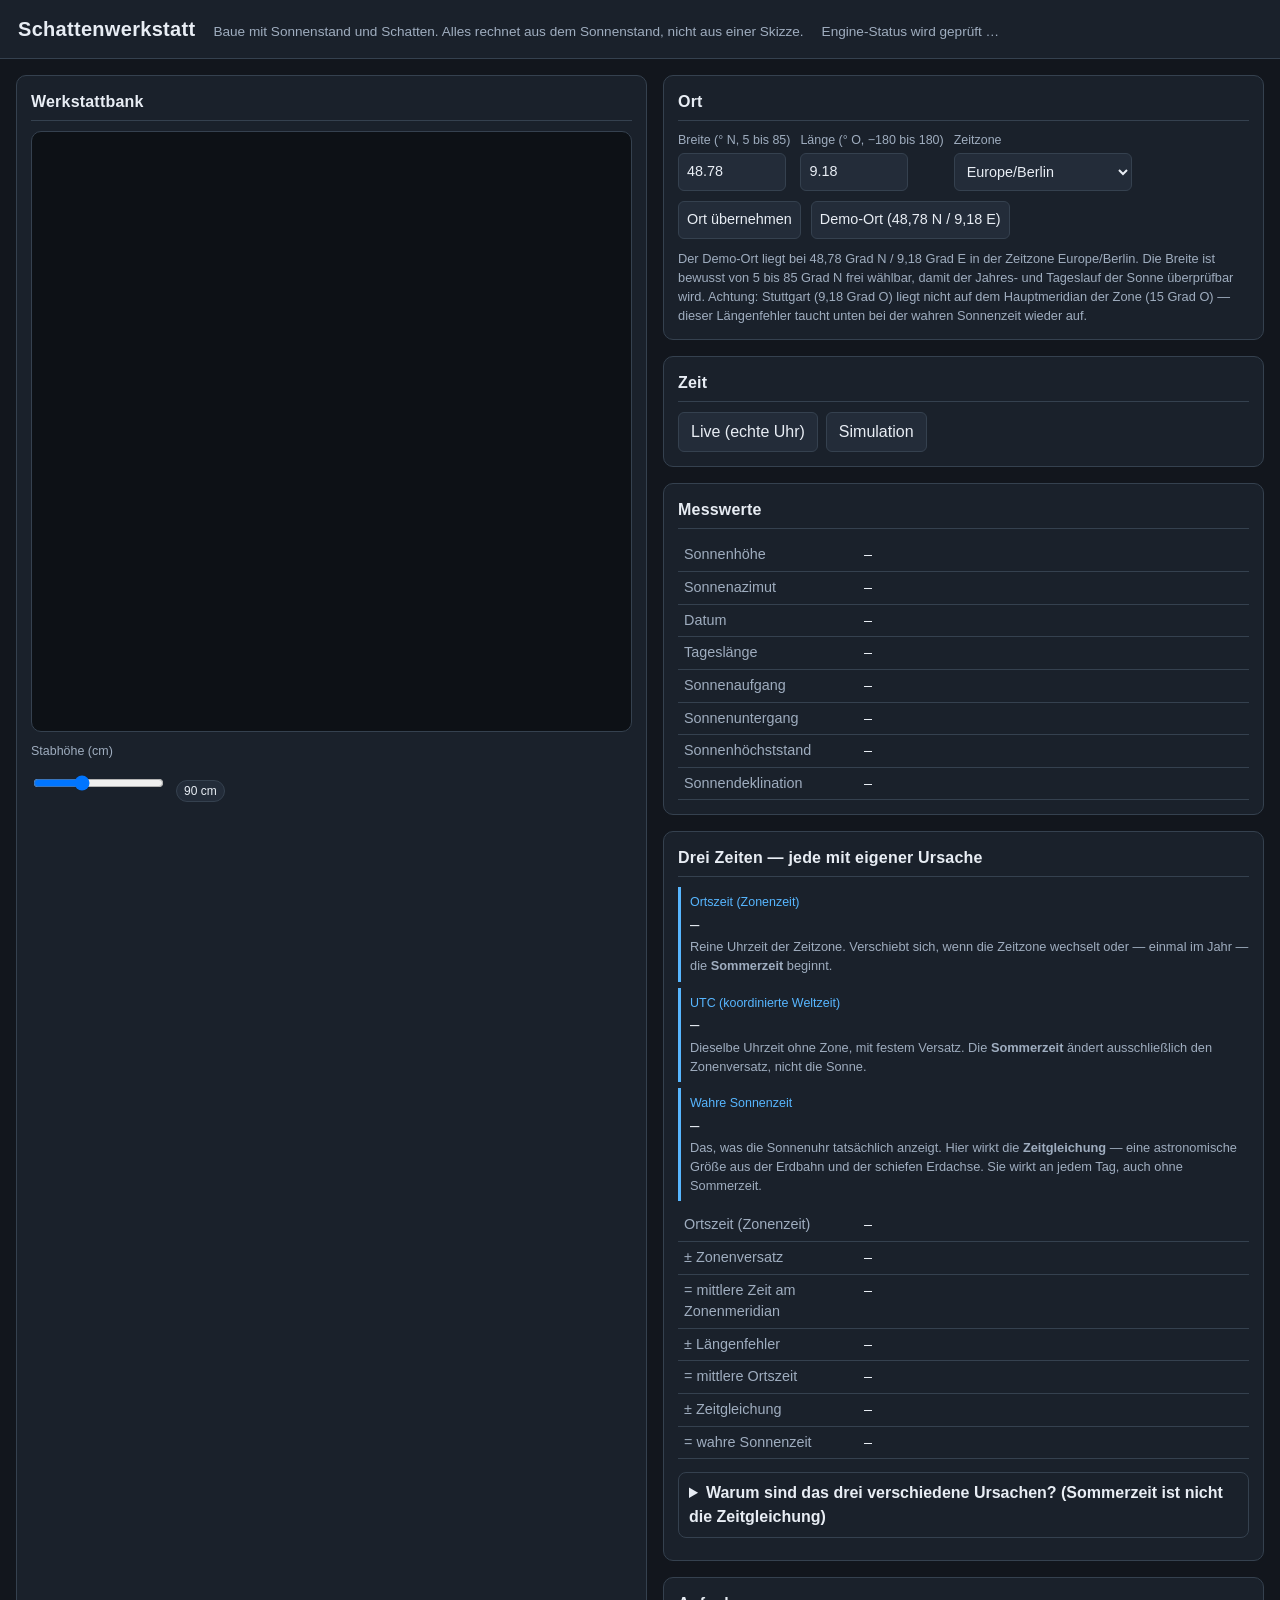
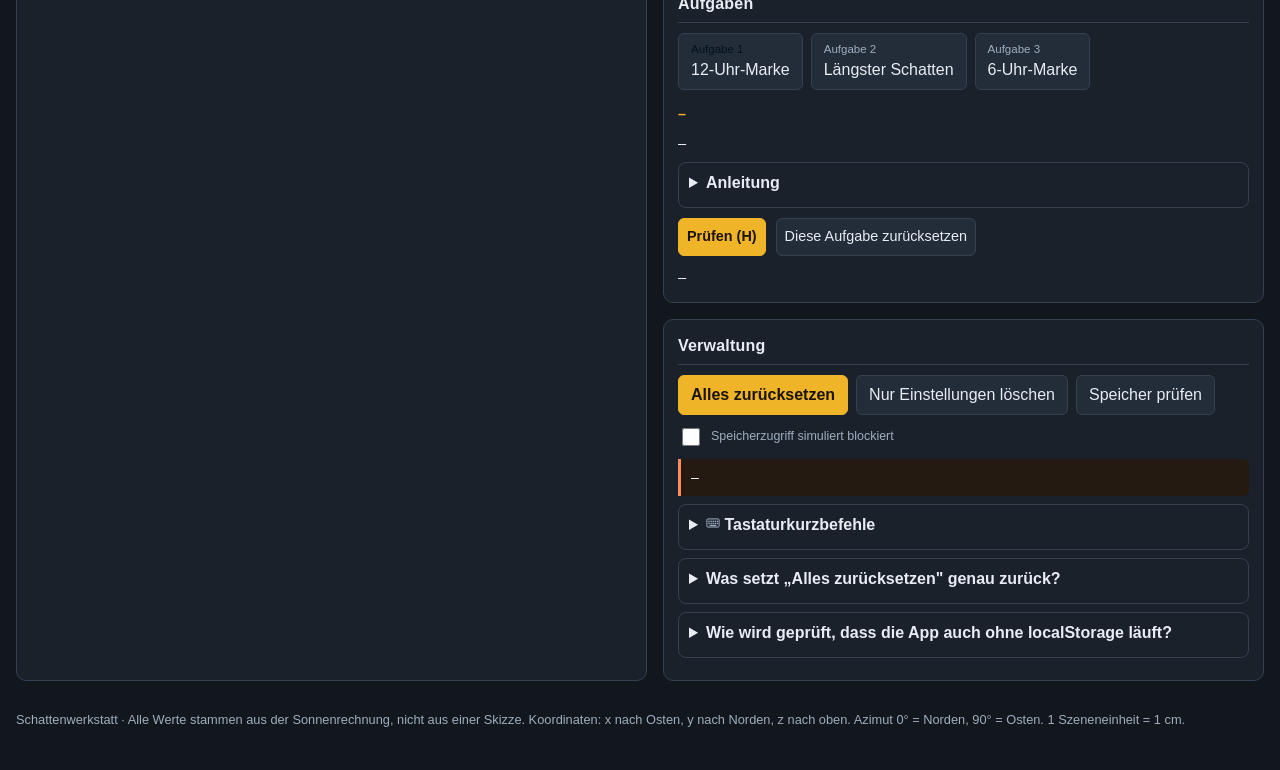
<file: index.html>
<!DOCTYPE html>
<html lang="de">
<head>
<meta charset="utf-8">
<meta name="viewport" content="width=device-width, initial-scale=1">
<title>Schattenwerkstatt — Sonnenuhr-Baukasten</title>
<!--
  Schattenwerkstatt — EINZELDATEI (zusammengefuehrt aus src/ui/** und src/engine/**)

  Diese Datei ist das fertige Ergebnis der Zusammenfuehrung:
    - Rahmen und Inline-SVG-Symbole aus dem UI-Rahmen (unveraendert uebernommen),
    - Layout aus styles.css            -> jetzt ein <style>-Block,
    - Rechenkern aus shadow.mjs, solar.mjs, index.mjs -> jetzt ein klassischer
      <script>-Block (siehe Kommentar am Anfang dieses Blocks),
    - die vier UI-Skripte               -> jetzt je ein klassischer <script>-Block.

  datei://-HINWEIS (verbindlich, siehe src/ui/README.md):
  Alle Skripte sind KLASSISCHE Skripte ohne ES-Modul-Syntax. Chromium blockiert
  die Modulsyntax unter file:// per CORS (Herkunft "null"); der Doppelklick
  wuerde eine leere Seite zeigen. Klassische <script src="..."> funktionieren
  unter file://. Es gibt kein fetch() und keine XHR. Der Rechenkern musste
  deshalb vom ES-Modul auf ein klassisches Script umgestellt werden.

  KEINE externen Ressourcen: kein CDN, keine Webfonts, keine url(http),
  keine Netzaufrufe, keine API-Schluessel. Alle Symbole sind Inline-SVG.
-->
<style>
/* =====================================================================
 * Schattenwerkstatt — Oberflaeche (Besitz A1)
 * KEINE externen Ressourcen: keine CDN, keine Webfonts, keine url(http).
 * Nur Systemschriften des Browsers. Umlaute sind echte Zeichen.
 * ===================================================================== */

:root {
  --bg: #12161d;
  --bg-2: #1a212b;
  --bg-3: #232c39;
  --linie: #35414f;
  --text: #e8edf4;
  --text-schwach: #9fadbf;
  --akzent: #f0b429;
  --akzent-2: #57b6ff;
  --gut: #4ec98a;
  --warn: #ff8a5b;
  --nacht: #6c7ea8;
  --radius: 10px;
}

* { box-sizing: border-box; }

html, body {
  margin: 0;
  padding: 0;
  background: var(--bg);
  color: var(--text);
  font-family: "Segoe UI", Tahoma, "Noto Sans", Arial, sans-serif;
  font-size: 16px;
  line-height: 1.5;
}

/* Sichtbare Fokusringe — Pflicht, nicht Deko. */
a:focus-visible,
button:focus-visible,
input:focus-visible,
select:focus-visible,
summary:focus-visible,
[tabindex]:focus-visible {
  outline: 3px solid var(--akzent-2);
  outline-offset: 2px;
  border-radius: 6px;
}

.kopf {
  padding: 14px 18px;
  border-bottom: 1px solid var(--linie);
  background: var(--bg-2);
  display: flex;
  flex-wrap: wrap;
  gap: 10px 18px;
  align-items: baseline;
}
.kopf h1 { font-size: 1.25rem; margin: 0; letter-spacing: .3px; }
.kopf .zusatz { color: var(--text-schwach); font-size: .85rem; }

.lage {
  display: grid;
  grid-template-columns: minmax(0, 1.05fr) minmax(0, 1fr);
  gap: 16px;
  padding: 16px;
  max-width: 1280px;
  margin: 0 auto;
}
@media (max-width: 900px) {
  .lage { grid-template-columns: minmax(0, 1fr); }
}

.karte {
  background: var(--bg-2);
  border: 1px solid var(--linie);
  border-radius: var(--radius);
  padding: 14px;
  min-width: 0;
}
.karte > h2 {
  font-size: 1rem;
  margin: 0 0 10px;
  padding-bottom: 6px;
  border-bottom: 1px solid var(--linie);
  text-transform: none;
  letter-spacing: .2px;
}
.karte > h3 { font-size: .9rem; margin: 14px 0 6px; color: var(--akzent); }

.feld { display: flex; flex-wrap: wrap; gap: 10px; align-items: flex-end; margin-bottom: 10px; }
.feld label { display: flex; flex-direction: column; gap: 3px; font-size: .78rem; color: var(--text-schwach); }
.feld input, .feld select, .feld button {
  font: inherit;
  font-size: .9rem;
  background: var(--bg-3);
  color: var(--text);
  border: 1px solid var(--linie);
  border-radius: 6px;
  padding: 6px 8px;
  min-height: 38px;
}
.feld input[type="number"] { width: 7.5em; }
.feld input[type="date"], .feld input[type="time"] { width: 10.5em; }
.feld input[type="range"] { padding: 0; min-height: 34px; }

button {
  font: inherit;
  cursor: pointer;
  background: var(--bg-3);
  color: var(--text);
  border: 1px solid var(--linie);
  border-radius: 6px;
  padding: 7px 12px;
  min-height: 38px;
}
button:hover:not(:disabled) { background: #2c3849; }
button:disabled { opacity: .5; cursor: not-allowed; }
button.haupt { background: var(--akzent); color: #1a1405; border-color: var(--akzent); font-weight: 600; }
button.haupt:hover:not(:disabled) { background: #ffc84d; }
button.an [aria-pressed="true"] { background: var(--akzent-2); color: #04121e; border-color: var(--akzent-2); font-weight: 600; }

.schalterreihe { display: flex; flex-wrap: wrap; gap: 8px; }

/* ---------- Szenenraster ---------- */
#szene-wrap {
  position: relative;
  background: #0d1116;
  border: 1px solid var(--linie);
  border-radius: var(--radius);
  overflow: hidden;
}
#szene { display: block; width: 100%; height: auto; touch-action: none; cursor: grab; }
#szene.zieht { cursor: grabbing; }

.szene-text { font-size: 11px; fill: var(--text-schwach); }
.marke-linie { stroke: #4a5a6e; stroke-width: 1.2; }
.marke-nord { stroke: var(--akzent); stroke-width: 2.4; }
.marke-sued { stroke: #c76a4a; stroke-width: 2.4; }
.marke-text { font-size: 13px; fill: var(--text); font-weight: 600; }
.marke-ziffer { font-size: 11px; fill: var(--text-schwach); }

.schatten { fill: #000; opacity: .55; }
.schatten-grenze { fill: none; stroke: var(--warn); stroke-width: 2.5; stroke-dasharray: 7 5; }
.schatten-spitze { fill: var(--warn); }
.stab { fill: var(--akzent); stroke: #7a5c07; stroke-width: 1; }
.stab-sockel { fill: #7a5c07; }
.griff { fill: none; stroke: var(--akzent-2); stroke-width: 1.4; stroke-dasharray: 4 4; }
.greifflaeche { fill: transparent; cursor: move; }

.bahn { stroke: #2a3442; stroke-width: 1; }
.himmelskoerper { stroke: none; }

.nacht-text { font-size: 15px; fill: var(--nacht); font-weight: 600; }

/* ---------- Messtafel ---------- */
.tafel { width: 100%; border-collapse: collapse; font-size: .9rem; }
.tafel th, .tafel td { text-align: left; padding: 5px 6px; border-bottom: 1px solid var(--linie); vertical-align: top; }
.tafel th { color: var(--text-schwach); font-weight: 500; width: 12.5em; }
.tafel td.zahl { font-variant-numeric: tabular-nums; white-space: nowrap; }

.zeile-getrennt {
  border-left: 3px solid var(--akzent-2);
  padding: 6px 0 6px 9px;
  margin: 6px 0;
}
.zeile-getrennt .label { font-size: .78rem; color: var(--akzent-2); }
.zeile-getrennt .wert { font-size: 1.05rem; font-variant-numeric: tabular-nums; }
.zeile-getrennt .erklaerung { font-size: .8rem; color: var(--text-schwach); }

.chip {
  display: inline-block;
  font-size: .75rem;
  padding: 1px 7px;
  border-radius: 999px;
  border: 1px solid var(--linie);
  background: var(--bg-3);
  white-space: nowrap;
}
.chip.instabil { background: #4a3410; border-color: var(--warn); color: var(--warn); }
.chip.ok { background: #10331f; border-color: var(--gut); color: var(--gut); }
.chip.nacht { background: #1b2438; border-color: var(--nacht); color: var(--nacht); }
.chip.warn { background: #40230f; border-color: var(--warn); color: var(--warn); }

.hinweis {
  border-left: 3px solid var(--warn);
  background: #241a12;
  padding: 8px 10px;
  border-radius: 0 6px 6px 0;
  font-size: .88rem;
  margin: 8px 0;
}
.hinweis.nacht { border-left-color: var(--nacht); background: #171e2e; }
.hinweis.gut { border-left-color: var(--gut); background: #12251b; }
.hinweis .kein { color: var(--text); font-weight: 600; }

/* ---------- Aufgaben ---------- */
.aufgaben-wahl { display: flex; flex-wrap: wrap; gap: 8px; margin-bottom: 10px; }
.aufgaben-wahl button { text-align: left; max-width: 15em; }
.aufgaben-wahl .nr { display: block; font-size: .72rem; color: var(--text-schwach); }
.aufgaben-wahl button[aria-pressed="true"] .nr { color: #04121e; }

.ergebnis { margin-top: 8px; font-size: .92rem; }
.stand-zeilen { font-size: .82rem; color: var(--text-schwach); }
.stand-zeilen div { margin: 2px 0; }

/* ---------- Zeit ---------- */
#zeitskala { width: 100%; }
.sim-zeile {
  display: flex; flex-wrap: wrap; gap: 8px; align-items: center;
  font-variant-numeric: tabular-nums;
}
.sim-zeile .gross { font-size: 1.05rem; }

/* ---------- Details / Hilfe ---------- */
details {
  border: 1px solid var(--linie);
  border-radius: 8px;
  padding: 8px 10px;
  margin: 8px 0;
  background: var(--bg-2);
}
details > summary { cursor: pointer; font-weight: 600; min-height: 28px; }
details[open] > summary { margin-bottom: 6px; }
details p, details li { font-size: .87rem; color: var(--text-schwach); }
details ul { margin: 4px 0; padding-left: 20px; }
details strong, details b { color: var(--text); }
kbd {
  font-family: "Cascadia Mono", Consolas, monospace;
  font-size: .8rem;
  background: var(--bg-3);
  border: 1px solid var(--linie);
  border-bottom-width: 2px;
  border-radius: 4px;
  padding: 0 5px;
  color: var(--text);
  white-space: nowrap;
}
.kb-tabelle { width: 100%; border-collapse: collapse; font-size: .86rem; }
.kb-tabelle th, .kb-tabelle td { text-align: left; padding: 3px 6px; border-bottom: 1px solid var(--linie); vertical-align: top; }
.kb-tabelle th { color: var(--text-schwach); font-weight: 500; width: 11em; }

.fuss {
  max-width: 1280px;
  margin: 0 auto;
  padding: 0 16px 28px;
  color: var(--text-schwach);
  font-size: .8rem;
}

.sr-only {
  position: absolute; width: 1px; height: 1px;
  padding: 0; margin: -1px; overflow: hidden;
  clip: rect(0 0 0 0); white-space: nowrap; border: 0;
}

@media (max-width: 620px) {
  html, body { font-size: 15px; }
  .lage { padding: 10px; gap: 10px; }
  .karte { padding: 11px; }
  .kopf { padding: 10px 12px; }
  .feld { gap: 8px; }
  .feld input[type="number"] { width: 6.2em; }
  .feld input[type="date"], .feld input[type="time"] { width: 9em; }
  .tafel th { width: 9.5em; }
  /* Zeit-Zerlegungskette darf umbrechen, sonst erzwingt nowrap einen
     horizontalen Seitenueberlauf im schmalen Layout (Browserabnahme 2026-09-28). */
  .tafel th, .tafel td { width: auto; }
  .tafel td.zahl { white-space: normal; overflow-wrap: anywhere; }
  .kb-tabelle th { width: 8.5em; }
  .feld label { font-size: .74rem; }
  button, .feld input, .feld select { min-height: 42px; }
}
</style>
</head>
<body>

<!-- ===== Inline-SVG-Symbole (keine externen Dateien) ===== -->
<svg width="0" height="0" style="position:absolute" aria-hidden="true" focusable="false"><defs>
  <symbol id="sym-sonne" viewBox="0 0 24 24">
    <circle cx="12" cy="12" r="5" fill="#f0b429"/>
    <g stroke="#f0b429" stroke-width="2" stroke-linecap="round">
      <line x1="12" y1="1" x2="12" y2="4"/><line x1="12" y1="20" x2="12" y2="23"/>
      <line x1="1" y1="12" x2="4" y2="12"/><line x1="20" y1="12" x2="23" y2="12"/>
      <line x1="4.2" y1="4.2" x2="6.3" y2="6.3"/><line x1="17.7" y1="17.7" x2="19.8" y2="19.8"/>
      <line x1="4.2" y1="19.8" x2="6.3" y2="17.7"/><line x1="17.7" y1="6.3" x2="19.8" y2="4.2"/>
    </g>
  </symbol>
  <symbol id="sym-mond" viewBox="0 0 24 24">
    <path d="M19 14.5A8 8 0 0 1 9.5 5a8 8 0 1 0 9.5 9.5z" fill="#8fa3c8"/>
  </symbol>
  <symbol id="sym-tastatur" viewBox="0 0 24 24">
    <rect x="1.5" y="5" width="21" height="14" rx="2" fill="none" stroke="#9fadbf" stroke-width="1.7"/>
    <g fill="#9fadbf">
      <rect x="4" y="8" width="2.4" height="2.4"/><rect x="7.6" y="8" width="2.4" height="2.4"/>
      <rect x="11.2" y="8" width="2.4" height="2.4"/><rect x="14.8" y="8" width="2.4" height="2.4"/>
      <rect x="18.4" y="8" width="2.4" height="2.4"/><rect x="4" y="11.6" width="2.4" height="2.4"/>
      <rect x="7.6" y="11.6" width="2.4" height="2.4"/><rect x="11.2" y="11.6" width="2.4" height="2.4"/>
      <rect x="14.8" y="11.6" width="2.4" height="2.4"/><rect x="18.4" y="11.6" width="2.4" height="2.4"/>
      <rect x="6" y="15.2" width="12" height="2.2"/>
    </g>
  </symbol>
  <symbol id="sym-warnung" viewBox="0 0 24 24">
    <path d="M12 2 23 21H1z" fill="none" stroke="#ff8a5b" stroke-width="1.8" stroke-linejoin="round"/>
    <line x1="12" y1="9" x2="12" y2="14.5" stroke="#ff8a5b" stroke-width="2" stroke-linecap="round"/>
    <circle cx="12" cy="17.4" r="1.15" fill="#ff8a5b"/>
  </symbol>
  <symbol id="sym-haken" viewBox="0 0 24 24">
    <path d="M4 12.5 9.5 18 20 6.5" fill="none" stroke="#4ec98a" stroke-width="2.6" stroke-linecap="round" stroke-linejoin="round"/>
  </symbol>
</defs></svg>

<header class="kopf">
  <h1>Schattenwerkstatt</h1>
  <span class="zusatz">Baue mit Sonnenstand und Schatten. Alles rechnet aus dem Sonnenstand, nicht aus einer Skizze.</span>
  <span class="zusatz" id="engine-status">Engine-Status wird geprüft …</span>
</header>

<main class="lage">

  <!-- ================= SZENE ================= -->
  <section class="karte" aria-labelledby="h-szene">
    <h2 id="h-szene">Werkstattbank</h2>

    <div id="szene-wrap">
      <svg id="szene" viewBox="-120 -120 240 240" role="img"
           aria-labelledby="h-szene" aria-describedby="szene-beschreibung">
        <desc id="szene-beschreibung">Blick von oben auf eine runde Stundenmarke. Die 12-Uhr-Marke zeigt nach Norden, die 6-Uhr-Marke nach Süden, die 3-Uhr-Marke nach Osten, die 9-Uhr-Marke nach Westen. Der Stab ist verschiebbar, sein Schatten zeigt von der Sonne weg.</desc>
        <g id="szene-marken"></g>
        <g id="szene-limite"></g>
        <g id="szene-schatten"></g>
        <g id="szene-stab"></g>
        <g id="szene-himmel"></g>
        <g id="szene-griff"></g>
        <g id="szene-text"></g>
      </svg>
    </div>

    <div class="feld" style="margin-top:10px">
      <label for="stab-hoehe">Stabhöhe (cm)
        <input type="range" id="stab-hoehe" min="20" max="220" step="1" value="90"
               aria-describedby="stab-hoehe-wert">
      </label>
      <span class="chip" id="stab-hoehe-wert">90 cm</span>
    </div>

    <p class="szene-text" id="schatten-info" style="margin:6px 0 0;color:var(--text-schwach)"></p>
    <div id="nacht-hinweis" class="hinweis nacht" hidden>
      <span class="kein">Nacht.</span> Die Sonne steht unter dem Horizont. Ein Schatten existiert
      nicht — es wird deshalb keiner gezeichnet, auch kein leerer.
    </div>
    <div id="limit-hinweis" class="hinweis" hidden>
      <svg width="16" height="16" aria-hidden="true"><use href="#sym-warnung"></use></svg>
      <span id="limit-text"></span>
    </div>
  </section>

  <div style="display:flex; flex-direction:column; gap:16px; min-width:0;">

    <!-- ---- Ort ---- -->
    <section class="karte" aria-labelledby="h-ort">
      <h2 id="h-ort">Ort</h2>
      <div class="feld">
        <label for="ort-breite">Breite (° N, 5 bis 85)
          <input type="number" id="ort-breite" min="5" max="85" step="0.01" value="48.78"
                 inputmode="decimal" aria-describedby="ort-hinweis">
        </label>
        <label for="ort-laenge">Länge (° O, −180 bis 180)
          <input type="number" id="ort-laenge" min="-180" max="180" step="0.01" value="9.18"
                 inputmode="decimal">
        </label>
        <label for="ort-tz">Zeitzone
          <select id="ort-tz">
            <option value="Europe/Berlin" selected>Europe/Berlin</option>
            <option value="UTC">UTC</option>
            <option value="Europe/Lisbon">Europe/Lisbon</option>
            <option value="Europe/Moscow">Europe/Moscow</option>
            <option value="America/New_York">America/New_York</option>
            <option value="America/Los_Angeles">America/Los_Angeles</option>
            <option value="Asia/Tokyo">Asia/Tokyo</option>
            <option value="Australia/Sydney">Australia/Sydney</option>
          </select>
        </label>
        <button type="button" id="ort-uebernehmen">Ort übernehmen</button>
        <button type="button" id="ort-demo">Demo-Ort (48,78 N / 9,18 E)</button>
      </div>
      <p class="szene-text" id="ort-hinweis" style="color:var(--text-schwach);font-size:.8rem;margin:0">
        Der Demo-Ort liegt bei 48,78 Grad N / 9,18 Grad E in der Zeitzone Europe/Berlin.
        Die Breite ist bewusst von 5 bis 85 Grad N frei wählbar, damit der Jahres- und
        Tageslauf der Sonne überprüfbar wird. Achtung: Stuttgart (9,18 Grad O) liegt nicht
        auf dem Hauptmeridian der Zone (15 Grad O) — dieser Längenfehler taucht unten
        bei der wahren Sonnenzeit wieder auf.
      </p>
    </section>

    <!-- ---- Zeit ---- -->
    <section class="karte" aria-labelledby="h-zeit">
      <h2 id="h-zeit">Zeit</h2>

      <div class="schalterreihe" role="group" aria-label="Zeitmodus">
        <button type="button" class="an" id="modus-live" aria-pressed="true">Live (echte Uhr)</button>
        <button type="button" class="an" id="modus-sim" aria-pressed="false">Simulation</button>
      </div>

      <div id="sim-bereich" hidden style="margin-top:10px">
        <div class="feld">
          <label for="sim-datum">Simulationsdatum
            <input type="date" id="sim-datum" aria-describedby="sim-utc-anzeige">
          </label>
          <label for="sim-zeit">Simulationszeit (Ortszeit)
            <input type="time" id="sim-zeit" step="60">
          </label>
          <label for="sim-geschwindigkeit">Geschwindigkeit
            <select id="sim-geschwindigkeit">
              <option value="60">1 Minute / Sekunde</option>
              <option value="300">5 Minuten / Sekunde</option>
              <option value="900" selected>15 Minuten / Sekunde</option>
              <option value="3600">1 Stunde / Sekunde</option>
              <option value="10800">3 Stunden / Sekunde</option>
            </select>
          </label>
          <button type="button" id="sim-play" class="haupt">Start</button>
        </div>

        <label class="sr-only" for="zeitskala">Zeitregler über den ganzen Tag, Minuten nach Mitternacht Ortszeit</label>
        <input type="range" id="zeitskala" min="0" max="1439" step="1" value="720"
               aria-describedby="sim-utc-anzeige">
        <div class="sim-zeile">
          <span class="gross" id="sim-ortszeit">–</span>
          <span class="chip" id="sim-utc-anzeige">Simulationszeit (UTC): –</span>
        </div>
        <p class="szene-text" style="color:var(--text-schwach);font-size:.8rem;margin:4px 0 0">
          Die Simulationszeit ist eine sichtbare, von dir gesetzte Größe. Sie wird nirgends
          intern erzeugt — auch nicht beim Start. Sie steht oben als Datum, Uhrzeit und
          UTC-Wert und lässt sich auf drei Wegen ändern: Datum, Uhrzeit, Zeitregler.
        </p>
      </div>
    </section>

    <!-- ---- Messwerte ---- -->
    <section class="karte" aria-labelledby="h-mess">
      <h2 id="h-mess">Messwerte</h2>
      <table class="tafel">
        <caption class="sr-only">Sonnenstand, Tagesdaten und die drei getrennten Zeitangaben</caption>
        <tbody>
          <tr><th scope="row">Sonnenhöhe</th><td class="zahl" id="m-hoehe">–</td></tr>
          <tr><th scope="row">Sonnenazimut</th><td class="zahl" id="m-azimut">–</td></tr>
          <tr><th scope="row">Datum</th><td class="zahl" id="m-datum">–</td></tr>
          <tr><th scope="row">Tageslänge</th><td class="zahl" id="m-tageslaenge">–</td></tr>
          <tr><th scope="row">Sonnenaufgang</th><td class="zahl" id="m-aufgang">–</td></tr>
          <tr><th scope="row">Sonnenuntergang</th><td class="zahl" id="m-untergang">–</td></tr>
          <tr><th scope="row">Sonnenhöchststand</th><td class="zahl" id="m-hoechststand">–</td></tr>
          <tr><th scope="row">Sonnendeklination</th><td class="zahl" id="m-deklination">–</td></tr>
        </tbody>
      </table>
    </section>

    <!-- ---- Die drei Zeiten, getrennt ---- -->
    <section class="karte" aria-labelledby="h-zeiten">
      <h2 id="h-zeiten">Drei Zeiten — jede mit eigener Ursache</h2>

      <div class="zeile-getrennt">
        <div class="label">Ortszeit (Zonenzeit)</div>
        <div class="wert" id="z-ortszeit">–</div>
        <div class="erklaerung">Reine Uhrzeit der Zeitzone. Verschiebt sich, wenn die
          Zeitzone wechselt oder — einmal im Jahr — die <b>Sommerzeit</b> beginnt.</div>
      </div>

      <div class="zeile-getrennt">
        <div class="label">UTC (koordinierte Weltzeit)</div>
        <div class="wert" id="z-utc">–</div>
        <div class="erklaerung">Dieselbe Uhrzeit ohne Zone, mit festem Versatz. Die
          <b>Sommerzeit</b> ändert ausschließlich den Zonenversatz, nicht die Sonne.</div>
      </div>

      <div class="zeile-getrennt">
        <div class="label">Wahre Sonnenzeit</div>
        <div class="wert" id="z-wahre">–</div>
        <div class="erklaerung">Das, was die Sonnenuhr tatsächlich anzeigt. Hier wirkt die
          <b>Zeitgleichung</b> — eine astronomische Größe aus der Erdbahn und der
          schiefen Erdachse. Sie wirkt an jedem Tag, auch ohne Sommerzeit.</div>
      </div>

      <table class="tafel" style="margin-top:8px">
        <caption class="sr-only">Zerlegung von der Ortszeit bis zur wahren Sonnenzeit; jede Zeile ist die Summe der vorigen</caption>
        <tbody>
          <tr><th scope="row">Ortszeit (Zonenzeit)</th><td class="zahl" id="z-schritt0">–</td></tr>
          <tr><th scope="row">± Zonenversatz</th><td class="zahl" id="z-schritt1">–</td></tr>
          <tr><th scope="row">= mittlere Zeit am Zonenmeridian</th><td class="zahl" id="z-schritt2">–</td></tr>
          <tr><th scope="row">± Längenfehler</th><td class="zahl" id="z-schritt3">–</td></tr>
          <tr><th scope="row">= mittlere Ortszeit</th><td class="zahl" id="z-schritt4">–</td></tr>
          <tr><th scope="row">± Zeitgleichung</th><td class="zahl" id="z-schritt5">–</td></tr>
          <tr><th scope="row">= wahre Sonnenzeit</th><td class="zahl" id="z-schritt6">–</td></tr>
        </tbody>
      </table>
      <p class="szene-text" id="z-pruefzeile" style="font-size:.78rem;color:var(--text-schwach)"></p>

      <details>
        <summary>Warum sind das drei verschiedene Ursachen? (Sommerzeit ist nicht die Zeitgleichung)</summary>
        <p><b>1. Zonenzeit und Sommerzeit — ein Uhr-Thema.</b> Die Zonenzeit richtet sich
        danach, welche Uhren in einem politischen Gebiet gleich laufen müssen. Damit das
        aufgeht, teilt man die Erde in 15-Grad-Streifen; jeder Streifen bekommt eine
        Bezugszeit. Ein Ort liegt dabei fast nie genau auf seinem Streifen — Stuttgart
        (9,18 Grad O) liegt 5,82 Grad westlich der Bezugslinie der Zone
        Europe/Berlin (15 Grad O). Das ergibt gut 23 Minuten.</p>
        <p>Die <b>Sommerzeit</b> schiebt die Uhren eine Stunde vor, damit im Sommer mehr
        Tageslicht in den Feierabend fällt. Sie verschiebt damit genau eine Größe: den
        Zonenversatz zwischen Ortszeit und UTC. Sie hat mit der Sonne selbst nichts zu
        tun — der Sonnenstand zu einem gegebenen UTC-Zeitpunkt bleibt derselbe.</p>
        <p><b>2. Die Zeitgleichung — ein Astronomie-Thema.</b> Die Erde läuft auf einer
        Ellipse, nicht auf einem Kreis, und ihre Achse steht schief. Dadurch verschiebt
        sich der Mittelpunkt der Sonne über den Tag hinweg ein Stück vor und zurück
        gegenüber der Uhr. Diese Verschiebung heißt <b>Zeitgleichung</b>, sie liegt
        zwischen etwa −14 und +16 Minuten und ist zweimal im Jahr null. Sie hängt
        ausschließlich vom Kalenderdatum ab — nicht davon, ob gerade eine Stunde
        „umgestellt" wurde.</p>
        <p><b>3. Der Längenfehler — wieder ein Uhr-Thema.</b> Er entsteht allein daraus,
        dass die Zeitzone ein Breitenzstreifen-Modell ist, und verschwindet, sobald man
        auf wahre Sonnenzeit umschaltet.</p>
        <p><b>Kurzform:</b> Sommerzeit verschiebt die Uhr am Stück (Regelwerk),
        die Zeitgleichung verschiebt die Sonne fein (Astronomie), der Längenfehler
        verschiebt die Uhr relativ zum eigenen Meridian (Regelwerk). Nur die
        Zeitgleichung ist ein Naturvorgang.</p>
      </details>
    </section>

    <!-- ---- Aufgaben ---- -->
    <section class="karte" aria-labelledby="h-aufgaben">
      <h2 id="h-aufgaben">Aufgaben</h2>
      <div class="aufgaben-wahl" role="group" aria-label="Aufgabe wählen">
        <button type="button" id="task-btn-1" data-task="aufgabe-1" aria-pressed="true">
          <span class="nr">Aufgabe 1</span>12-Uhr-Marke
        </button>
        <button type="button" id="task-btn-2" data-task="aufgabe-2" aria-pressed="false">
          <span class="nr">Aufgabe 2</span>Längster Schatten
        </button>
        <button type="button" id="task-btn-3" data-task="aufgabe-3" aria-pressed="false">
          <span class="nr">Aufgabe 3</span>6-Uhr-Marke
        </button>
      </div>

      <h3 id="task-titel">–</h3>
      <p id="task-auftrag" style="font-size:.92rem;margin:4px 0">–</p>
      <details id="task-hinweis-box">
        <summary>Anleitung</summary>
        <p id="task-hinweis">–</p>
        <p style="margin-bottom:0"><b>Erfolgsbedingung (aus der Rechnung):</b><br>
          <span id="task-bedingung">–</span></p>
      </details>

      <div class="feld" style="margin-top:10px">
        <button type="button" class="haupt" id="task-pruefen">Prüfen (H)</button>
        <button type="button" id="task-zuruecksetzen">Diese Aufgabe zurücksetzen</button>
      </div>

      <div class="ergebnis" id="task-ergebnis" role="status" aria-live="polite">–</div>
      <div class="stand-zeilen" id="task-stand"></div>
    </section>

    <!-- ---- Speicher, Reset, Hilfe ---- -->
    <section class="karte" aria-labelledby="h-verwaltung">
      <h2 id="h-verwaltung">Verwaltung</h2>

      <div class="schalterreihe">
        <button type="button" id="reset-alles" class="haupt">Alles zurücksetzen</button>
        <button type="button" id="reset-einstellungen">Nur Einstellungen löschen</button>
        <button type="button" id="speicher-test">Speicher prüfen</button>
      </div>

      <div class="feld" style="margin-top:10px">
        <label style="flex-direction:row;align-items:center;gap:8px">
          <input type="checkbox" id="speicher-blockieren" style="min-height:auto;width:18px;height:18px">
          Speicherzugriff simuliert blockiert
        </label>
      </div>
      <p class="hinweis" id="speicher-status" style="margin:4px 0 0">–</p>

      <details id="kbd-box">
        <summary><svg width="14" height="14" aria-hidden="true"><use href="#sym-tastatur"></use></svg> Tastaturkurzbefehle</summary>
        <table class="kb-tabelle">
          <caption class="sr-only">Tastaturkurzbefehle der Schattenwerkstatt</caption>
          <tbody>
            <tr><th scope="row"><kbd>Leertaste</kbd></th><td>Simulation starten / anhalten</td></tr>
            <tr><th scope="row"><kbd>L</kbd></th><td>Zwischen Live-Modus und Simulation wechseln</td></tr>
            <tr><th scope="row"><kbd>[</kbd> <kbd>]</kbd></th><td>Zeit um 1 Minute zurück / vor (mit <kbd>Umschalt</kbd>: 1 Stunde)</td></tr>
            <tr><th scope="row"><kbd>Pfeil links</kbd> <kbd>Pfeil rechts</kbd></th><td>Zeit um 10 Minuten zurück / vor</td></tr>
            <tr><th scope="row"><kbd>Pfeil hoch</kbd> <kbd>Pfeil runter</kbd></th><td>Stab um 5 cm nach Norden / Süden</td></tr>
            <tr><th scope="row"><kbd>A</kbd> <kbd>D</kbd></th><td>Stab nach Westen / Osten</td></tr>
            <tr><th scope="row"><kbd>+</kbd> <kbd>−</kbd></th><td>Stab höher / niedriger</td></tr>
            <tr><th scope="row"><kbd>H</kbd></th><td>Aufgabe prüfen</td></tr>
            <tr><th scope="row"><kbd>1</kbd> <kbd>2</kbd> <kbd>3</kbd></th><td>Aufgabe 1 / 2 / 3 wählen</td></tr>
            <tr><th scope="row"><kbd>R</kbd></th><td>Alles zurücksetzen</td></tr>
          </tbody>
        </table>
        <p style="margin-bottom:0">Alle Schaltflächen, Eingabefelder und den Zeitregler
        erreichst du zusätzlich mit <kbd>Tab</kbd> und <kbd>Umschalt</kbd>+<kbd>Tab</kbd>.
        Jedes bediente Element zeigt beim Fokus einen hellen Ring.</p>
      </details>

      <details>
        <summary>Was setzt „Alles zurücksetzen" genau zurück?</summary>
        <p>Der große Knopf setzt den <b>Spielzustand</b> auf den Anfangswert zurück:</p>
        <ul>
          <li><b>Ort:</b> 48,78 Grad N / 9,18 Grad O, Zeitzone Europe/Berlin (Demo-Ort).</li>
          <li><b>Zeit:</b> der gerade laufende echte Zeitpunkt, danach die Simulation mit
              dem Datum des heutigen Tages, der Uhrzeit 12:00 Ortszeit,
              Geschwindigkeit 15 Minuten pro Sekunde, Status <b>angehalten</b>.</li>
          <li><b>Aufgabe:</b> Aufgabe 1, alle drei Aufgaben wieder offen, kein Erfolg vermerkt.</li>
          <li><b>Aufbau:</b> Stab in der Mitte der Marke (0 / 0) mit 90 cm Höhe.</li>
        </ul>
        <p>Der Knopf <b>„Nur Einstellungen löschen"</b> fasst den Spielzustand nicht an.
        Er entfernt ausschließlich die gespeicherten <b>Einstellungen</b>
        (Ortswahl, zuletzt gewählte Aufgabe, Layoutschalter) aus dem localStorage.
        Auch diese beiden Zustände sind getrennt, damit ein Fehler im Speicher den
        Spielbetrieb nicht zerstören kann.</p>
      </details>

      <details>
        <summary>Wie wird geprüft, dass die App auch ohne localStorage läuft?</summary>
        <p>Kästchen <b>„Speicherzugriff simuliert blockiert"</b> setzt den Speicher intern
        auf einen Zustand, in dem <b>jeder</b> Zugriff absichtlich eine Ausnahme wirft —
        genau wie in einem Browser, der den Speicher verweigert. Danach funktionieren
        Ort, Zeit, Schatten und Aufgaben weiter; nur die Einstellungen gelten dann nur
        für diese Sitzung. <b>„Speicher prüfen"</b> schreibt einen Wert, liest ihn zurück
        und schreibt das Ergebnis samt Ausnahme in die Zeile über dem Knopf.
        Das ist der dokumentierte Testpunkt — kein bloßes Versprechen. Zwei weitere
        Wege führen zum selben Nachweis: ein Browser, der localStorage tatsächlich
        verweigert (z. B. blockierte Third-Party-Speicher), oder ein Verzeichnis ohne
        Schreibrecht beim Profilzugriff.</p>
      </details>
    </section>

  </div>
</main>

<footer class="fuss">
  <p>Schattenwerkstatt · Alle Werte stammen aus der Sonnenrechnung, nicht aus einer Skizze.
  Koordinaten: x nach Osten, y nach Norden, z nach oben. Azimut 0° = Norden, 90° = Osten.
  1 Szeneneinheit = 1 cm.</p>
  <p id="fuss-engine"></p>
</footer>

<!-- ===== Rechenkern: vormals ES-Module, jetzt ein klassischer Script-Block ===== -->
<script>
/* ------------------------------------------------------------------
 * Schattenwerkstatt — Rechenkern in EINER Datei (ehemalige ES-Module).
 *
 * Herkunft: shadow.mjs, solar.mjs und index.mjs aus src/engine/.
 * Umwandlung ES-Modul -> klassisches Script, rein strukturell:
 *   1. Die Import-Zeile aus solar.mjs entfaellt. Die drei daraus
 *      benoetigten Funktionen werden unten aus dem Shadow-Objekt gelesen.
 *   2. Jede Export-Markierung vor einer Deklaration entfaellt. Innerhalb seiner
 *      IIFE ist die Deklaration ohnehin nur dort sichtbar.
 *   3. Beide Module bekommen je eine eigene IIFE. Ohne diese Huelle
 *      laege alles im selben globalen Scope eines klassischen Scripts
 *      und `ZENITH_UNSTABLE_DEG` — in beiden Dateien als const deklariert
 *      — waere ein SyntaxError. Reihenfolge: shadow.mjs zuerst, weil
 *      solar.mjs es benutzt.
 *   4. 'use strict' entspricht der Modul-Semantik (ES-Module sind immer
 *      strikt) und war vorher implizit wirksam.
 *   5. Am Ende entsteht genau die Form, die der Engine-Adapter sucht:
 *      window.SW_ENGINE = { solar: {...}, shadow: {...} }.
 *
 * Rechenlogik, Bezeichner, Zahlenwerte und erlaeuternde Kommentare sind
 * unveraendert. Kein fetch, kein XHR, keine Netzressource.
 * ------------------------------------------------------------------ */

var SW_SHADOW = (function () {
  'use strict';

/**
 * shadow.mjs — Ebenenschatten-Projektion fuer die Sonnenuhr (reine Funktion).
 *
 * MODULTYP: ES-Modul (ESM, Dateiendung .mjs).
 *
 * KOORDINATEN: x = Ost, y = Nord, z = oben.
 *
 * projectShadow({px,py,pz, sx,sy,sz}) -> {x,y} | undefined
 *   Der Aufrufpunkt P = (px,py,pz) ist die Objectspitze, der Fuss steht bei
 *   (px,py,0). s = (sx,sy,sz) ist ein beliebiger (nicht normalisierter)
 *   Richtungsvektor VON DER ERDE ZUR SONNE. Der Schattenstrahl laeuft mit -s:
 *       P + t*(-s)  mit  pz - t*sz = 0   ->   t = pz/sz
 *       x = px - t*sx,  y = py - t*sy
 *   t haengt nur von sz ab, deshalb muss s nicht normiert sein.
 *   sz <= 0 (Sonne unter dem Horizont oder exakt am Horizont) -> undefined,
 *   weil es dann keinen Ebenenschatten auf z=0 gibt.
 *
 * sunVectorFromState(altitudeDeg, azimuthDeg) -> {sx,sy,sz} (Einheitsvektor)
 *   sx = cos(h)*sin(A), sy = cos(h)*cos(A), sz = sin(h)   [A ab Nord im UZS]
 *   Bei |h| < 2 Grad ist A physikalisch instabil -> unstable: true.
 *
 * Deterministisch: keine Uhr, kein Zufall, keine NaN-Ausgaben.
 */

const ZENITH_UNSTABLE_DEG = 2;

function sunVectorFromState(altitudeDeg, azimuthDeg) {
  const h = (altitudeDeg * Math.PI) / 180;
  const a = (azimuthDeg * Math.PI) / 180;
  return {
    sx: Math.cos(h) * Math.sin(a),
    sy: Math.cos(h) * Math.cos(a),
    sz: Math.sin(h),
  };
}

function projectShadow({ px = 0, py = 0, pz = 0, sx, sy, sz } = {}) {
  const vals = [px, py, pz, sx, sy, sz];
  for (let i = 0; i < vals.length; i += 1) {
    if (!Number.isFinite(vals[i])) return undefined; // kein NaN nach aussen
  }
  if (!(sz > 0)) return undefined; // Sonne am oder unter dem Horizont
  const t = pz / sz;
  return { x: px - t * sx, y: py - t * sy };
}

function shadowLengthFromAltitude(objectHeight, altitudeDeg) {
  const a = (altitudeDeg * Math.PI) / 180;
  if (!(altitudeDeg > 0)) return undefined;
  return objectHeight / Math.tan(a);
}

  return {
    ZENITH_UNSTABLE_DEG: ZENITH_UNSTABLE_DEG,
    sunVectorFromState: sunVectorFromState,
    projectShadow: projectShadow,
    shadowLengthFromAltitude: shadowLengthFromAltitude
  };
})();

var SW_SOLAR = (function () {
  'use strict';

  // Ersatz der Import-Zeile aus solar.mjs — dieselben drei Funktionen,
  // jetzt aus dem bereits geladenen Shadow-Objekt.
  var projectShadow = SW_SHADOW.projectShadow;
  var sunVectorFromState = SW_SHADOW.sunVectorFromState;
  var shadowLengthFromAltitude = SW_SHADOW.shadowLengthFromAltitude;

/**
 * solar.mjs — Astronomische Rechen-Engine der Sonnenuhr (reine, deterministische Funktionen).
 *
 * MODULTYP: ES-Modul (ESM, Dateiendung .mjs). Hier als KLASSISCHES Script
 *   eingebettet, weil Chromium unter file:// keine ES-Module laedt
 *   (Herkunft "null"). Im Node-Prozess bleibt das Modul unveraendert
 *   unter './src/engine/solar.mjs' nutzbar.
 *
 * OEFFENTLICHE API
 *   computeState({utcMs, latDeg, lonDeg, tzId, horizonDeg}) -> State
 *   projectAt(state, {x,y,z}) -> {x,y,length,...} | undefined
 *   solarGeometry(utcMs), hourAngleDeg(trueSolarTimeMin), altitudeDegAt(...)
 *   SUNRISE_HORIZON_GEOMETRIC = 0, SUNRISE_HORIZON_REFRACTED = -0.833
 *
 * KOORDINATEN UND KONVENTIONEN
 *   x = Ost, y = Nord, z = oben.  Azimut: 0° = Nord, 90° = Ost, im Uhrzeigersinn.
 *
 * UMRECHNUNG ZUR NOAA-REFERENZ (Fallstrick 1, ausdruecklich dokumentiert)
 *   Die NOAA-Rechnung zaehlt Laengengrade WEST-POSITIV:
 *       lonWest(NOAA) = -lonEast(Engine)
 *   und definiert die wahre Sonnenzeit als
 *       TST(NOAA) = LST + EqT + 4*lonWest - 60*tz
 *   Wir rechnen durchgaengig in UTC-Minuten und damit OST-POSITIV:
 *       wahre Sonnenzeit = UTC + 4*lonEast + EqT
 *   Ortszeit (Zonenzeit) = UTC + 60*tz, Zone laengt lonZone = 15*tz Grad:
 *       wahre Sonnenzeit = Ortszeit + 4*(lonEast - lonZone) + EqT   (identisch, Vorgabe 5)
 *   Der Stundenwinkel H = wahreSonnenzeit/4 - 180 ist damit vorzeichenrichtig
 *   direkt verwendbar; am Vormittag (H < 0) steht die Sonne im Osten.
 *
 * AZIMUT-RECHNUNG (Konvention: ab Nord, im Uhrzeigersinn)
 *   cosA = (sin(dec) - sin(h)*sin(lat)) / (cos(h)*cos(lat));  A = acos(cosA)
 *   H > 0 (Nachmittag)  -> A = 360 - A,  damit Ost (90) und West (270) korrekt liegen.
 *   Nordhalbkugel: Sonne geht im Osten auf (A nahe 90, im Sommer knapp < 90) und
 *   im Westen unter (A nahe 270).  Bei Zenitdurchgang (Zendistanz < 2°) ist A
 *   instabil -> azimuthUnstable: true, damit die UI keine Unsinnswerte zeigt.
 *
 * ANNAHMEN (bewusst getroffen, nicht geraten)
 *   A1) Standardhorizont ist 0.0° (Sonnenmitte, geometrisch), weil die geforderten
 *       Referenzwerte (48.78 N: 21.06. ~15h55m) dazu passen und weil Taglaenge
 *       (21.06.) + Taglaenge (21.12.) dann exakt 24h ergibt. Fuer die zivile
 *       Definition horizonDeg: SUNRISE_HORIZON_REFRACTED (-0.833) verwenden,
 *       dann ca. 16h10m / 8h15m.  Beide Varianten sind derselbe Code-Pfad.
 *   A2) Sonnenhoehe wird als MITTENPUNKT der Sonne gerechnet, ohne Parallaxe und
 *       ohne Aberration. Fuer eine Sonnenuhr mit mm-Genauigkeit ist das die
 *       uebliche Naeherung.
 *   A3) Der Sonnentag wird numerisch ueber die Stundenhöhe bestimmt (Scan ueber
 *       den vollen Sonnentag in 1-min-Schritten + Bisektion auf ~1e-7 min), NICHT
 *       ueber eine geschlossene H0-Formel. Dadurch wird Polarnacht sauber als
 *       "kein Aufgang" (null) erkannt und Polartag als 1440 min.
 *   A4) Zenitdistanz < 2° gilt als instabil (Vorgabe 2).
 *
 * DETERMINISMUS
 *   - Kein new Date() ohne Argument, kein Date.now(), kein Math.random().
 *     Die Zeit kommt zu 100% aus utcMs. new Date(utcMs) ist erlaubt (Argument!).
 *   - Astronomische Felder (altitudeDeg, azimuthDeg, declinationDeg,
 *     equationOfTimeMin, trueSolarTimeMin, hourAngleDeg, dayLengthMin, isDay)
 *     sind zeitzonen- UND dst-frei. Nur localCivil* / sunriseLocal /
 *     sunsetLocal / solarNoonLocal haengen an tzId (und damit an der tzdata
 *     der Laufzeit) — das ist dokumentiert, nicht versteckt.
 */

const SUNRISE_HORIZON_GEOMETRIC = 0;
const SUNRISE_HORIZON_REFRACTED = -0.833;
const ZENITH_UNSTABLE_DEG = 2;

const RAD = Math.PI / 180;
const DEG = 180 / Math.PI;
const MIN_MS = 60000;
const DAY_MS = 86400000;

const mod360 = (x) => ((x % 360) + 360) % 360;
const mod1440 = (x) => ((x % 1440) + 1440) % 1440;
const clamp = (x, lo, hi) => (x < lo ? lo : x > hi ? hi : x);
const sinD = (d) => Math.sin(d * RAD);
const cosD = (d) => Math.cos(d * RAD);
const asinD = (x) => Math.asin(clamp(x, -1, 1)) * DEG;
const acosD = (x) => Math.acos(clamp(x, -1, 1)) * DEG;
const isNum = (v) => typeof v === 'number' && Number.isFinite(v);

/* ------------------------------------------------------------------ Zeitzone */

const fmtCache = new Map();

function formatterFor(tzId) {
  if (typeof tzId !== 'string' || tzId.length === 0) {
    throw new TypeError('computeState: tzId muss ein nicht leerer String sein (IANA, z.B. "Europe/Berlin").');
  }
  let f = fmtCache.get(tzId);
  if (!f) {
    try {
      f = new Intl.DateTimeFormat('en-US', {
        timeZone: tzId,
        hourCycle: 'h23',
        year: 'numeric', month: '2-digit', day: '2-digit',
        hour: '2-digit', minute: '2-digit', second: '2-digit',
      });
    } catch (err) {
      throw new RangeError(`computeState: unbekannte Zeitzone "${tzId}" (${err && err.message}).`);
    }
    fmtCache.set(tzId, f);
  }
  return f;
}

function civilParts(utcMsValue, tzId) {
  const parts = formatterFor(tzId).formatToParts(new Date(utcMsValue));
  const p = { year: 1970, month: 1, day: 1, hour: 0, minute: 0, second: 0 };
  for (const part of parts) {
    if (part.type in p) p[part.type] = Number(part.value);
  }
  const asUtc = Date.UTC(p.year, p.month - 1, p.day, p.hour, p.minute, p.second);
  p.utcOffsetMin = Math.round((asUtc - Math.floor(utcMsValue / 1000) * 1000) / MIN_MS);
  p.dayIndex = Math.floor(Date.UTC(p.year, p.month - 1, p.day) / DAY_MS);
  p.hhmm = `${String(p.hour).padStart(2, '0')}:${String(p.minute).padStart(2, '0')}`;
  p.iso = `${p.year}-${String(p.month).padStart(2, '0')}-${String(p.day).padStart(2, '0')} ${p.hhmm}:${String(p.second).padStart(2, '0')}`;
  return p;
}

/* --------------------------------------------------------------- Astronomie */

function julianDay(utcMsValue) {
  return utcMsValue / DAY_MS + 2440587.5;
}

/**
 * Sonnenbahngroessen nach NOAA/Meeus (Bahnrichtungsabweichung + Schiefe der
 * Erdbahn). Reine Funktion von utcMs.
 */
function solarGeometry(utcMsValue) {
  const T = (julianDay(utcMsValue) - 2451545.0) / 36525; // Julianische Jahrhunderte seit J2000
  const L0 = mod360(280.46646 + T * (36000.76983 + T * 0.0003032)); // mittlere Länge
  const M = mod360(357.52911 + T * (35999.05029 - 0.0001537 * T)); // mittlere Anomalie
  const e = 0.016708634 - T * (0.000042037 + 0.0000001267 * T); // Exzentrizitaet
  const C = // Gleichung des Mittelpunkts
    sinD(M) * (1.914602 - T * (0.004817 + 0.000014 * T)) +
    sinD(2 * M) * (0.019993 - 0.000101 * T) +
    sinD(3 * M) * 0.000289;
  const trueLong = L0 + C;
  const omega = 125.04 - 1934.136 * T; // Nutation in Laenge (naeherungsweise)
  const lambda = trueLong - 0.00569 - 0.00478 * sinD(omega); // scheinbare Laenge
  const eps0 = 23 + (26 + (21.448 - T * (46.815 + T * (0.00059 - T * 0.001813))) / 60) / 60;
  const eps = eps0 + 0.00256 * cosD(omega); // korrigierte Schiefe
  const declinationDeg = asinD(sinD(eps) * sinD(lambda));
  const rightAscensionDeg = mod360(
    Math.atan2(cosD(eps) * sinD(lambda), cosD(lambda)) * DEG,
  );
  const y = Math.tan((eps * RAD) / 2) ** 2;
  // Zeitgleichung = wahre Sonnenzeit minus mittlere Sonnenzeit, in Minuten.
  const equationOfTimeMin =
    4 * DEG *
    (y * sinD(2 * L0) -
      2 * e * sinD(M) +
      4 * e * y * sinD(M) * cosD(2 * L0) -
      0.5 * y * y * sinD(4 * L0) -
      1.25 * e * e * sinD(2 * M));
  return { julianDay: julianDay(utcMsValue), T, L0, M, e, lambda, eps, declinationDeg, rightAscensionDeg, equationOfTimeMin };
}

/** Stundenwinkel in Grad, -180..180. H = wahre Sonnenzeit/4 - 180. */
function hourAngleDeg(trueSolarTimeMin) {
  return trueSolarTimeMin / 4 - 180;
}

function altitudeFrom(latDeg, declDeg, hAngleDeg) {
  return asinD(sinD(latDeg) * sinD(declDeg) + cosD(latDeg) * cosD(declDeg) * cosD(hAngleDeg));
}

function trueSolarTimeFrom(utcMsValue, lonDeg, eqTimeMin) {
  return mod1440(mod1440(utcMsValue / MIN_MS) + 4 * lonDeg + eqTimeMin);
}

function altitudeDegAt(utcMsValue, latDeg, lonDeg) {
  const g = solarGeometry(utcMsValue);
  return altitudeFrom(latDeg, g.declinationDeg, hourAngleDeg(trueSolarTimeFrom(utcMsValue, lonDeg, g.equationOfTimeMin)));
}

/**
 * Horizontale Sonnenkoordinaten fuer Breite, Deklination, Stundenwinkel.
 * Liefert nie NaN: im Polfall wird azimuthDeg als 0/180 gesetzt und
 * azimuthUnstable gesetzt, weil der Azimut dort nicht definiert ist.
 */
function horizontalFrom(latDeg, declDeg, hAngleDeg) {
  const altitudeDeg = altitudeFrom(latDeg, declDeg, hAngleDeg);
  const denom = cosD(altitudeDeg) * cosD(latDeg);
  let azimuthDeg;
  let azimuthUnstable = false;
  if (Math.abs(denom) < 1e-9) {
    azimuthDeg = declDeg >= 0 ? 0 : 180; // Zenitdurchgang oder Pol — beliebig, markiert
    azimuthUnstable = true;
  } else {
    const cosA = clamp((sinD(declDeg) - sinD(altitudeDeg) * sinD(latDeg)) / denom, -1, 1);
    azimuthDeg = acosD(cosA); // ab Nord
    if (sinD(hAngleDeg) > 0) azimuthDeg = 360 - azimuthDeg; // Nachmittag -> Westseite
  }
  const zenithDeg = 90 - altitudeDeg;
  if (zenithDeg < ZENITH_UNSTABLE_DEG) azimuthUnstable = true;
  return { altitudeDeg, azimuthDeg, zenithDeg, azimuthUnstable };
}

/* ------------------------------------------------- Sonnentag / Aufgang /untergang */

function refineMaximum(fn, center, halfWidthMin, iterations = 80) {
  let lo = center - halfWidthMin;
  let hi = center + halfWidthMin;
  for (let i = 0; i < iterations; i += 1) {
    const m1 = lo + (hi - lo) / 3;
    const m2 = hi - (hi - lo) / 3;
    if (fn(m1) < fn(m2)) lo = m1;
    else hi = m2;
  }
  return (lo + hi) / 2;
}

function bisectRoot(fn, a, b, iterations = 32) {
  const fa = fn(a);
  for (let i = 0; i < iterations; i += 1) {
    const m = (a + b) / 2;
    const fm = fn(m);
    if ((fa <= 0) === (fm <= 0)) a = m;
    else b = m;
  }
  return (a + b) / 2;
}

/**
 * Sonnenhöchststand, Aufgang, Untergang und Tageslaenge fuer den Sonnentag,
 * der den Zeitpunkt utcMsValue enthaelt. Aufgang/Untergang = null bei Polar-
 * nacht/Polartag (kein Fehler, sondern fachlich korrekt).
 */
function solarDayEvents(utcMsValue, latDeg, lonDeg, horizonDeg = SUNRISE_HORIZON_GEOMETRIC) {
  const utcMin = mod1440(utcMsValue / MIN_MS);
  const localMeanMin = mod1440(utcMin + 4 * lonDeg);
  const dayStartMs = Math.floor((utcMsValue - localMeanMin * MIN_MS) / MIN_MS) * MIN_MS;
  let noonMs = dayStartMs + 720 * MIN_MS;
  for (let i = 0; i < 2; i += 1) {
    noonMs = dayStartMs + (720 - solarGeometry(noonMs).equationOfTimeMin) * MIN_MS;
  }
  const alt = (ms) => altitudeDegAt(ms, latDeg, lonDeg);
</file>
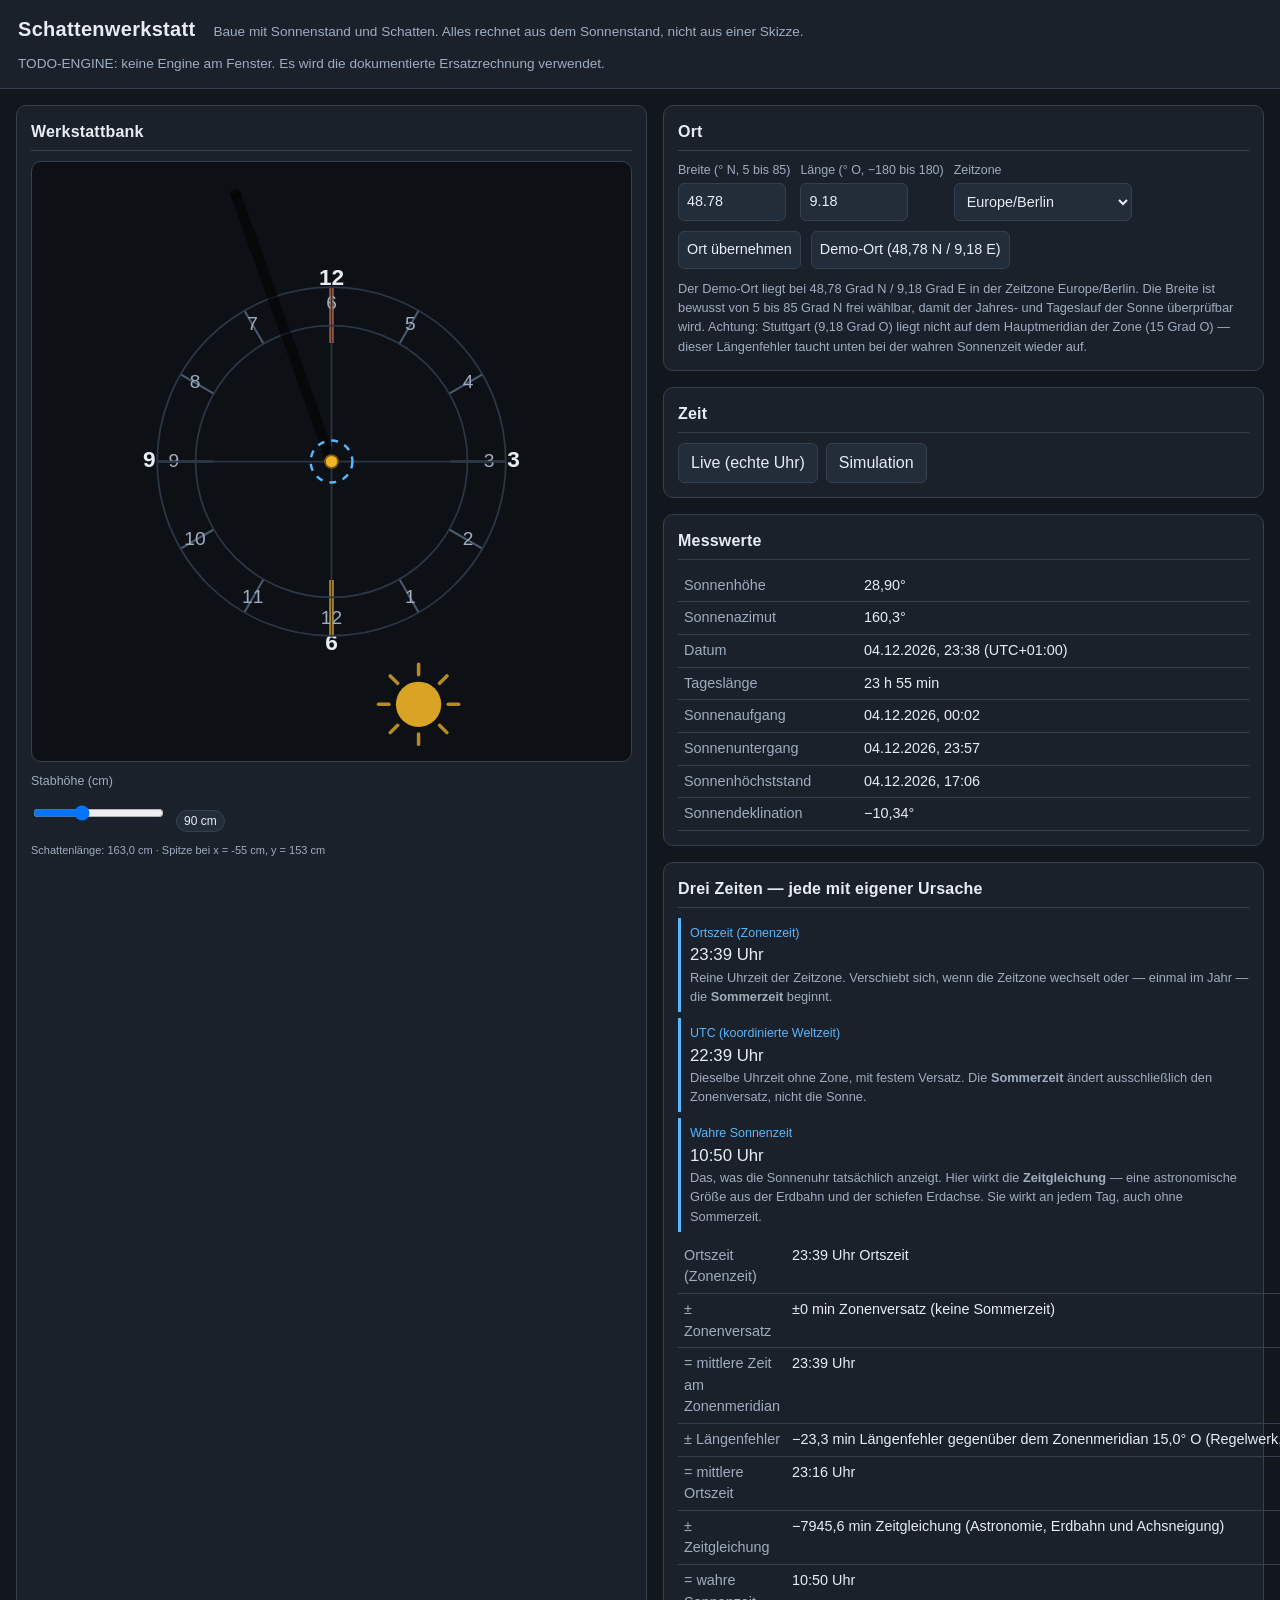
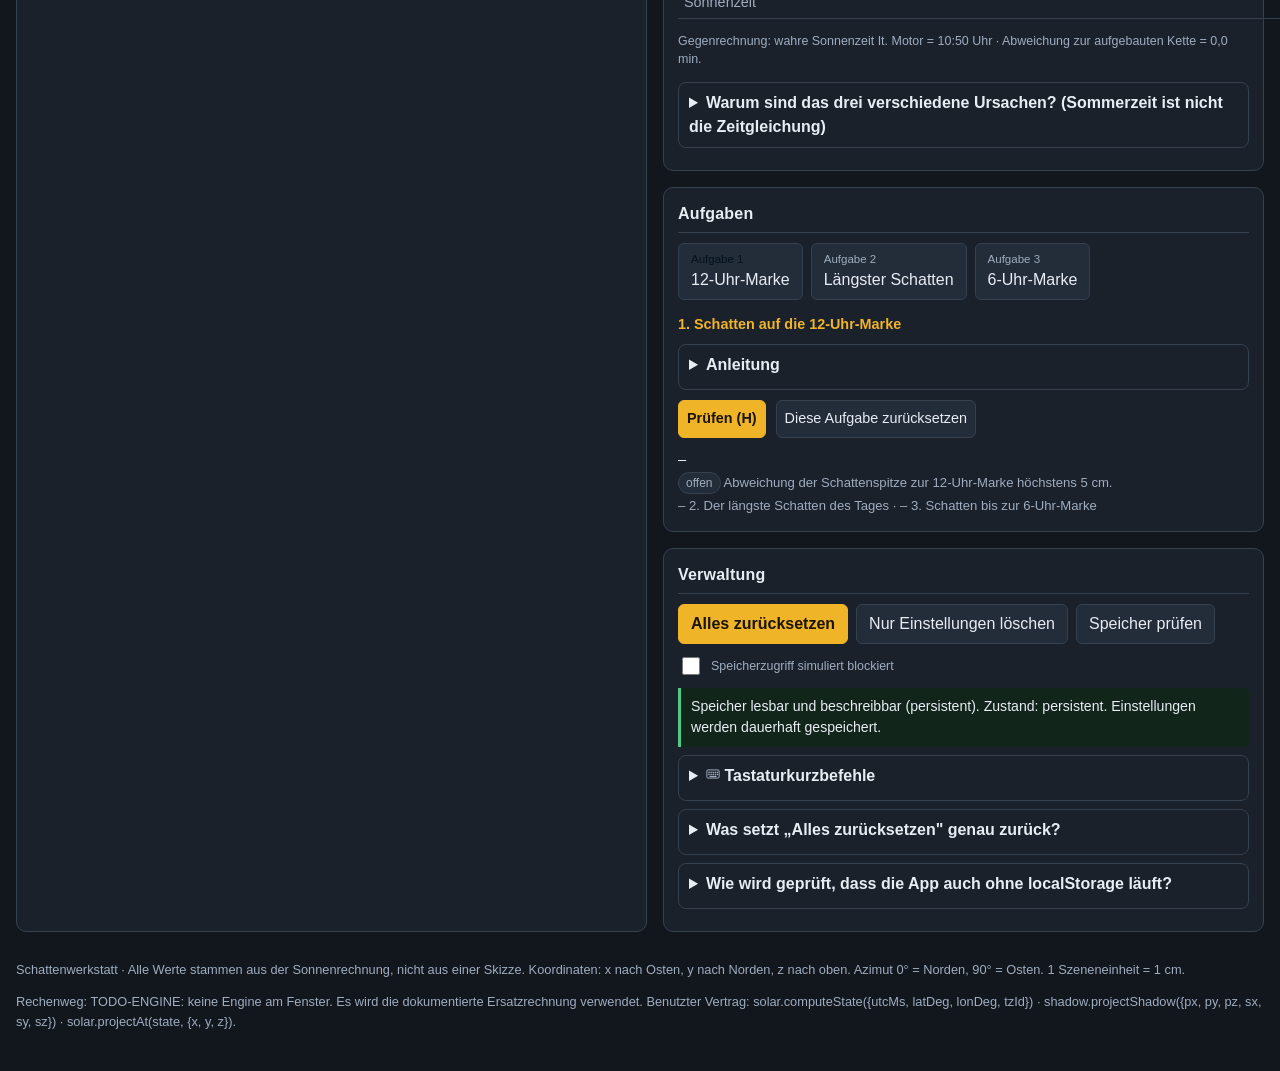
<file: src/ui/shadow-workshop.html>
<!DOCTYPE html>
<html lang="de">
<head>
<meta charset="utf-8">
<meta name="viewport" content="width=device-width, initial-scale=1">
<title>Schattenwerkstatt — Sonnenuhr-Baukasten</title>
<!--
  Schattenwerkstatt — UI-Rahmen (Besitz A1: src/ui/**)

  Datei://-HINWEIS (verbindlich, siehe src/ui/README.md):
  Alle Skripte sind KLASSISCHE Skripte ohne ES-Modul-Syntax. Chromium blockiert
  `import ... from '...'` unter file:// per CORS (Herkunft "null"); der
  Doppelklick wuerde eine leere Seite zeigen. Klassische <script src="...">
  funktionieren unter file://. Es gibt kein fetch() und keine XHR.
  Der Hauptagent baut daraus die einzelne index.html, indem er diese Datei
  und alle Skripte/Inline-Styles zusammenfuegt.

  KEINE externen Ressourcen: kein CDN, keine Webfonts, keine url(http),
  keine Netzaufrufe, kein API-Schluessel. Alle Symbole sind Inline-SVG.
-->
<link rel="stylesheet" href="styles.css">
</head>
<body>

<!-- ===== Inline-SVG-Symbole (keine externen Dateien) ===== -->
<svg width="0" height="0" style="position:absolute" aria-hidden="true" focusable="false"><defs>
  <symbol id="sym-sonne" viewBox="0 0 24 24">
    <circle cx="12" cy="12" r="5" fill="#f0b429"/>
    <g stroke="#f0b429" stroke-width="2" stroke-linecap="round">
      <line x1="12" y1="1" x2="12" y2="4"/><line x1="12" y1="20" x2="12" y2="23"/>
      <line x1="1" y1="12" x2="4" y2="12"/><line x1="20" y1="12" x2="23" y2="12"/>
      <line x1="4.2" y1="4.2" x2="6.3" y2="6.3"/><line x1="17.7" y1="17.7" x2="19.8" y2="19.8"/>
      <line x1="4.2" y1="19.8" x2="6.3" y2="17.7"/><line x1="17.7" y1="6.3" x2="19.8" y2="4.2"/>
    </g>
  </symbol>
  <symbol id="sym-mond" viewBox="0 0 24 24">
    <path d="M19 14.5A8 8 0 0 1 9.5 5a8 8 0 1 0 9.5 9.5z" fill="#8fa3c8"/>
  </symbol>
  <symbol id="sym-tastatur" viewBox="0 0 24 24">
    <rect x="1.5" y="5" width="21" height="14" rx="2" fill="none" stroke="#9fadbf" stroke-width="1.7"/>
    <g fill="#9fadbf">
      <rect x="4" y="8" width="2.4" height="2.4"/><rect x="7.6" y="8" width="2.4" height="2.4"/>
      <rect x="11.2" y="8" width="2.4" height="2.4"/><rect x="14.8" y="8" width="2.4" height="2.4"/>
      <rect x="18.4" y="8" width="2.4" height="2.4"/><rect x="4" y="11.6" width="2.4" height="2.4"/>
      <rect x="7.6" y="11.6" width="2.4" height="2.4"/><rect x="11.2" y="11.6" width="2.4" height="2.4"/>
      <rect x="14.8" y="11.6" width="2.4" height="2.4"/><rect x="18.4" y="11.6" width="2.4" height="2.4"/>
      <rect x="6" y="15.2" width="12" height="2.2"/>
    </g>
  </symbol>
  <symbol id="sym-warnung" viewBox="0 0 24 24">
    <path d="M12 2 23 21H1z" fill="none" stroke="#ff8a5b" stroke-width="1.8" stroke-linejoin="round"/>
    <line x1="12" y1="9" x2="12" y2="14.5" stroke="#ff8a5b" stroke-width="2" stroke-linecap="round"/>
    <circle cx="12" cy="17.4" r="1.15" fill="#ff8a5b"/>
  </symbol>
  <symbol id="sym-haken" viewBox="0 0 24 24">
    <path d="M4 12.5 9.5 18 20 6.5" fill="none" stroke="#4ec98a" stroke-width="2.6" stroke-linecap="round" stroke-linejoin="round"/>
  </symbol>
</defs></svg>

<header class="kopf">
  <h1>Schattenwerkstatt</h1>
  <span class="zusatz">Baue mit Sonnenstand und Schatten. Alles rechnet aus dem Sonnenstand, nicht aus einer Skizze.</span>
  <span class="zusatz" id="engine-status">Engine-Status wird geprüft …</span>
</header>

<main class="lage">

  <!-- ================= SZENE ================= -->
  <section class="karte" aria-labelledby="h-szene">
    <h2 id="h-szene">Werkstattbank</h2>

    <div id="szene-wrap">
      <svg id="szene" viewBox="-120 -120 240 240" role="img"
           aria-labelledby="h-szene" aria-describedby="szene-beschreibung">
        <desc id="szene-beschreibung">Blick von oben auf eine runde Stundenmarke. Die 12-Uhr-Marke zeigt nach Norden, die 6-Uhr-Marke nach Süden, die 3-Uhr-Marke nach Osten, die 9-Uhr-Marke nach Westen. Der Stab ist verschiebbar, sein Schatten zeigt von der Sonne weg.</desc>
        <g id="szene-marken"></g>
        <g id="szene-limite"></g>
        <g id="szene-schatten"></g>
        <g id="szene-stab"></g>
        <g id="szene-himmel"></g>
        <g id="szene-griff"></g>
        <g id="szene-text"></g>
      </svg>
    </div>

    <div class="feld" style="margin-top:10px">
      <label for="stab-hoehe">Stabhöhe (cm)
        <input type="range" id="stab-hoehe" min="20" max="220" step="1" value="90"
               aria-describedby="stab-hoehe-wert">
      </label>
      <span class="chip" id="stab-hoehe-wert">90 cm</span>
    </div>

    <p class="szene-text" id="schatten-info" style="margin:6px 0 0;color:var(--text-schwach)"></p>
    <div id="nacht-hinweis" class="hinweis nacht" hidden>
      <span class="kein">Nacht.</span> Die Sonne steht unter dem Horizont. Ein Schatten existiert
      nicht — es wird deshalb keiner gezeichnet, auch kein leerer.
    </div>
    <div id="limit-hinweis" class="hinweis" hidden>
      <svg width="16" height="16" aria-hidden="true"><use href="#sym-warnung"></use></svg>
      <span id="limit-text"></span>
    </div>
  </section>

  <div style="display:flex; flex-direction:column; gap:16px; min-width:0;">

    <!-- ---- Ort ---- -->
    <section class="karte" aria-labelledby="h-ort">
      <h2 id="h-ort">Ort</h2>
      <div class="feld">
        <label for="ort-breite">Breite (° N, 5 bis 85)
          <input type="number" id="ort-breite" min="5" max="85" step="0.01" value="48.78"
                 inputmode="decimal" aria-describedby="ort-hinweis">
        </label>
        <label for="ort-laenge">Länge (° O, −180 bis 180)
          <input type="number" id="ort-laenge" min="-180" max="180" step="0.01" value="9.18"
                 inputmode="decimal">
        </label>
        <label for="ort-tz">Zeitzone
          <select id="ort-tz">
            <option value="Europe/Berlin" selected>Europe/Berlin</option>
            <option value="UTC">UTC</option>
            <option value="Europe/Lisbon">Europe/Lisbon</option>
            <option value="Europe/Moscow">Europe/Moscow</option>
            <option value="America/New_York">America/New_York</option>
            <option value="America/Los_Angeles">America/Los_Angeles</option>
            <option value="Asia/Tokyo">Asia/Tokyo</option>
            <option value="Australia/Sydney">Australia/Sydney</option>
          </select>
        </label>
        <button type="button" id="ort-uebernehmen">Ort übernehmen</button>
        <button type="button" id="ort-demo">Demo-Ort (48,78 N / 9,18 E)</button>
      </div>
      <p class="szene-text" id="ort-hinweis" style="color:var(--text-schwach);font-size:.8rem;margin:0">
        Der Demo-Ort liegt bei 48,78 Grad N / 9,18 Grad E in der Zeitzone Europe/Berlin.
        Die Breite ist bewusst von 5 bis 85 Grad N frei wählbar, damit der Jahres- und
        Tageslauf der Sonne überprüfbar wird. Achtung: Stuttgart (9,18 Grad O) liegt nicht
        auf dem Hauptmeridian der Zone (15 Grad O) — dieser Längenfehler taucht unten
        bei der wahren Sonnenzeit wieder auf.
      </p>
    </section>

    <!-- ---- Zeit ---- -->
    <section class="karte" aria-labelledby="h-zeit">
      <h2 id="h-zeit">Zeit</h2>

      <div class="schalterreihe" role="group" aria-label="Zeitmodus">
        <button type="button" class="an" id="modus-live" aria-pressed="true">Live (echte Uhr)</button>
        <button type="button" class="an" id="modus-sim" aria-pressed="false">Simulation</button>
      </div>

      <div id="sim-bereich" hidden style="margin-top:10px">
        <div class="feld">
          <label for="sim-datum">Simulationsdatum
            <input type="date" id="sim-datum" aria-describedby="sim-utc-anzeige">
          </label>
          <label for="sim-zeit">Simulationszeit (Ortszeit)
            <input type="time" id="sim-zeit" step="60">
          </label>
          <label for="sim-geschwindigkeit">Geschwindigkeit
            <select id="sim-geschwindigkeit">
              <option value="60">1 Minute / Sekunde</option>
              <option value="300">5 Minuten / Sekunde</option>
              <option value="900" selected>15 Minuten / Sekunde</option>
              <option value="3600">1 Stunde / Sekunde</option>
              <option value="10800">3 Stunden / Sekunde</option>
            </select>
          </label>
          <button type="button" id="sim-play" class="haupt">Start</button>
        </div>

        <label class="sr-only" for="zeitskala">Zeitregler über den ganzen Tag, Minuten nach Mitternacht Ortszeit</label>
        <input type="range" id="zeitskala" min="0" max="1439" step="1" value="720"
               aria-describedby="sim-utc-anzeige">
        <div class="sim-zeile">
          <span class="gross" id="sim-ortszeit">–</span>
          <span class="chip" id="sim-utc-anzeige">Simulationszeit (UTC): –</span>
        </div>
        <p class="szene-text" style="color:var(--text-schwach);font-size:.8rem;margin:4px 0 0">
          Die Simulationszeit ist eine sichtbare, von dir gesetzte Größe. Sie wird nirgends
          intern erzeugt — auch nicht beim Start. Sie steht oben als Datum, Uhrzeit und
          UTC-Wert und lässt sich auf drei Wegen ändern: Datum, Uhrzeit, Zeitregler.
        </p>
      </div>
    </section>

    <!-- ---- Messwerte ---- -->
    <section class="karte" aria-labelledby="h-mess">
      <h2 id="h-mess">Messwerte</h2>
      <table class="tafel">
        <caption class="sr-only">Sonnenstand, Tagesdaten und die drei getrennten Zeitangaben</caption>
        <tbody>
          <tr><th scope="row">Sonnenhöhe</th><td class="zahl" id="m-hoehe">–</td></tr>
          <tr><th scope="row">Sonnenazimut</th><td class="zahl" id="m-azimut">–</td></tr>
          <tr><th scope="row">Datum</th><td class="zahl" id="m-datum">–</td></tr>
          <tr><th scope="row">Tageslänge</th><td class="zahl" id="m-tageslaenge">–</td></tr>
          <tr><th scope="row">Sonnenaufgang</th><td class="zahl" id="m-aufgang">–</td></tr>
          <tr><th scope="row">Sonnenuntergang</th><td class="zahl" id="m-untergang">–</td></tr>
          <tr><th scope="row">Sonnenhöchststand</th><td class="zahl" id="m-hoechststand">–</td></tr>
          <tr><th scope="row">Sonnendeklination</th><td class="zahl" id="m-deklination">–</td></tr>
        </tbody>
      </table>
    </section>

    <!-- ---- Die drei Zeiten, getrennt ---- -->
    <section class="karte" aria-labelledby="h-zeiten">
      <h2 id="h-zeiten">Drei Zeiten — jede mit eigener Ursache</h2>

      <div class="zeile-getrennt">
        <div class="label">Ortszeit (Zonenzeit)</div>
        <div class="wert" id="z-ortszeit">–</div>
        <div class="erklaerung">Reine Uhrzeit der Zeitzone. Verschiebt sich, wenn die
          Zeitzone wechselt oder — einmal im Jahr — die <b>Sommerzeit</b> beginnt.</div>
      </div>

      <div class="zeile-getrennt">
        <div class="label">UTC (koordinierte Weltzeit)</div>
        <div class="wert" id="z-utc">–</div>
        <div class="erklaerung">Dieselbe Uhrzeit ohne Zone, mit festem Versatz. Die
          <b>Sommerzeit</b> ändert ausschließlich den Zonenversatz, nicht die Sonne.</div>
      </div>

      <div class="zeile-getrennt">
        <div class="label">Wahre Sonnenzeit</div>
        <div class="wert" id="z-wahre">–</div>
        <div class="erklaerung">Das, was die Sonnenuhr tatsächlich anzeigt. Hier wirkt die
          <b>Zeitgleichung</b> — eine astronomische Größe aus der Erdbahn und der
          schiefen Erdachse. Sie wirkt an jedem Tag, auch ohne Sommerzeit.</div>
      </div>

      <table class="tafel" style="margin-top:8px">
        <caption class="sr-only">Zerlegung von der Ortszeit bis zur wahren Sonnenzeit; jede Zeile ist die Summe der vorigen</caption>
        <tbody>
          <tr><th scope="row">Ortszeit (Zonenzeit)</th><td class="zahl" id="z-schritt0">–</td></tr>
          <tr><th scope="row">± Zonenversatz</th><td class="zahl" id="z-schritt1">–</td></tr>
          <tr><th scope="row">= mittlere Zeit am Zonenmeridian</th><td class="zahl" id="z-schritt2">–</td></tr>
          <tr><th scope="row">± Längenfehler</th><td class="zahl" id="z-schritt3">–</td></tr>
          <tr><th scope="row">= mittlere Ortszeit</th><td class="zahl" id="z-schritt4">–</td></tr>
          <tr><th scope="row">± Zeitgleichung</th><td class="zahl" id="z-schritt5">–</td></tr>
          <tr><th scope="row">= wahre Sonnenzeit</th><td class="zahl" id="z-schritt6">–</td></tr>
        </tbody>
      </table>
      <p class="szene-text" id="z-pruefzeile" style="font-size:.78rem;color:var(--text-schwach)"></p>

      <details>
        <summary>Warum sind das drei verschiedene Ursachen? (Sommerzeit ist nicht die Zeitgleichung)</summary>
        <p><b>1. Zonenzeit und Sommerzeit — ein Uhr-Thema.</b> Die Zonenzeit richtet sich
        danach, welche Uhren in einem politischen Gebiet gleich laufen müssen. Damit das
        aufgeht, teilt man die Erde in 15-Grad-Streifen; jeder Streifen bekommt eine
        Bezugszeit. Ein Ort liegt dabei fast nie genau auf seinem Streifen — Stuttgart
        (9,18 Grad O) liegt 5,82 Grad westlich der Bezugslinie der Zone
        Europe/Berlin (15 Grad O). Das ergibt gut 23 Minuten.</p>
        <p>Die <b>Sommerzeit</b> schiebt die Uhren eine Stunde vor, damit im Sommer mehr
        Tageslicht in den Feierabend fällt. Sie verschiebt damit genau eine Größe: den
        Zonenversatz zwischen Ortszeit und UTC. Sie hat mit der Sonne selbst nichts zu
        tun — der Sonnenstand zu einem gegebenen UTC-Zeitpunkt bleibt derselbe.</p>
        <p><b>2. Die Zeitgleichung — ein Astronomie-Thema.</b> Die Erde läuft auf einer
        Ellipse, nicht auf einem Kreis, und ihre Achse steht schief. Dadurch verschiebt
        sich der Mittelpunkt der Sonne über den Tag hinweg ein Stück vor und zurück
        gegenüber der Uhr. Diese Verschiebung heißt <b>Zeitgleichung</b>, sie liegt
        zwischen etwa −14 und +16 Minuten und ist zweimal im Jahr null. Sie hängt
        ausschließlich vom Kalenderdatum ab — nicht davon, ob gerade eine Stunde
        „umgestellt" wurde.</p>
        <p><b>3. Der Längenfehler — wieder ein Uhr-Thema.</b> Er entsteht allein daraus,
        dass die Zeitzone ein Breitenzstreifen-Modell ist, und verschwindet, sobald man
        auf wahre Sonnenzeit umschaltet.</p>
        <p><b>Kurzform:</b> Sommerzeit verschiebt die Uhr am Stück (Regelwerk),
        die Zeitgleichung verschiebt die Sonne fein (Astronomie), der Längenfehler
        verschiebt die Uhr relativ zum eigenen Meridian (Regelwerk). Nur die
        Zeitgleichung ist ein Naturvorgang.</p>
      </details>
    </section>

    <!-- ---- Aufgaben ---- -->
    <section class="karte" aria-labelledby="h-aufgaben">
      <h2 id="h-aufgaben">Aufgaben</h2>
      <div class="aufgaben-wahl" role="group" aria-label="Aufgabe wählen">
        <button type="button" id="task-btn-1" data-task="aufgabe-1" aria-pressed="true">
          <span class="nr">Aufgabe 1</span>12-Uhr-Marke
        </button>
        <button type="button" id="task-btn-2" data-task="aufgabe-2" aria-pressed="false">
          <span class="nr">Aufgabe 2</span>Längster Schatten
        </button>
        <button type="button" id="task-btn-3" data-task="aufgabe-3" aria-pressed="false">
          <span class="nr">Aufgabe 3</span>6-Uhr-Marke
        </button>
      </div>

      <h3 id="task-titel">–</h3>
      <p id="task-auftrag" style="font-size:.92rem;margin:4px 0">–</p>
      <details id="task-hinweis-box">
        <summary>Anleitung</summary>
        <p id="task-hinweis">–</p>
        <p style="margin-bottom:0"><b>Erfolgsbedingung (aus der Rechnung):</b><br>
          <span id="task-bedingung">–</span></p>
      </details>

      <div class="feld" style="margin-top:10px">
        <button type="button" class="haupt" id="task-pruefen">Prüfen (H)</button>
        <button type="button" id="task-zuruecksetzen">Diese Aufgabe zurücksetzen</button>
      </div>

      <div class="ergebnis" id="task-ergebnis" role="status" aria-live="polite">–</div>
      <div class="stand-zeilen" id="task-stand"></div>
    </section>

    <!-- ---- Speicher, Reset, Hilfe ---- -->
    <section class="karte" aria-labelledby="h-verwaltung">
      <h2 id="h-verwaltung">Verwaltung</h2>

      <div class="schalterreihe">
        <button type="button" id="reset-alles" class="haupt">Alles zurücksetzen</button>
        <button type="button" id="reset-einstellungen">Nur Einstellungen löschen</button>
        <button type="button" id="speicher-test">Speicher prüfen</button>
      </div>

      <div class="feld" style="margin-top:10px">
        <label style="flex-direction:row;align-items:center;gap:8px">
          <input type="checkbox" id="speicher-blockieren" style="min-height:auto;width:18px;height:18px">
          Speicherzugriff simuliert blockiert
        </label>
      </div>
      <p class="hinweis" id="speicher-status" style="margin:4px 0 0">–</p>

      <details id="kbd-box">
        <summary><svg width="14" height="14" aria-hidden="true"><use href="#sym-tastatur"></use></svg> Tastaturkurzbefehle</summary>
        <table class="kb-tabelle">
          <caption class="sr-only">Tastaturkurzbefehle der Schattenwerkstatt</caption>
          <tbody>
            <tr><th scope="row"><kbd>Leertaste</kbd></th><td>Simulation starten / anhalten</td></tr>
            <tr><th scope="row"><kbd>L</kbd></th><td>Zwischen Live-Modus und Simulation wechseln</td></tr>
            <tr><th scope="row"><kbd>[</kbd> <kbd>]</kbd></th><td>Zeit um 1 Minute zurück / vor (mit <kbd>Umschalt</kbd>: 1 Stunde)</td></tr>
            <tr><th scope="row"><kbd>Pfeil links</kbd> <kbd>Pfeil rechts</kbd></th><td>Zeit um 10 Minuten zurück / vor</td></tr>
            <tr><th scope="row"><kbd>Pfeil hoch</kbd> <kbd>Pfeil runter</kbd></th><td>Stab um 5 cm nach Norden / Süden</td></tr>
            <tr><th scope="row"><kbd>A</kbd> <kbd>D</kbd></th><td>Stab nach Westen / Osten</td></tr>
            <tr><th scope="row"><kbd>+</kbd> <kbd>−</kbd></th><td>Stab höher / niedriger</td></tr>
            <tr><th scope="row"><kbd>H</kbd></th><td>Aufgabe prüfen</td></tr>
            <tr><th scope="row"><kbd>1</kbd> <kbd>2</kbd> <kbd>3</kbd></th><td>Aufgabe 1 / 2 / 3 wählen</td></tr>
            <tr><th scope="row"><kbd>R</kbd></th><td>Alles zurücksetzen</td></tr>
          </tbody>
        </table>
        <p style="margin-bottom:0">Alle Schaltflächen, Eingabefelder und den Zeitregler
        erreichst du zusätzlich mit <kbd>Tab</kbd> und <kbd>Umschalt</kbd>+<kbd>Tab</kbd>.
        Jedes bediente Element zeigt beim Fokus einen hellen Ring.</p>
      </details>

      <details>
        <summary>Was setzt „Alles zurücksetzen" genau zurück?</summary>
        <p>Der große Knopf setzt den <b>Spielzustand</b> auf den Anfangswert zurück:</p>
        <ul>
          <li><b>Ort:</b> 48,78 Grad N / 9,18 Grad O, Zeitzone Europe/Berlin (Demo-Ort).</li>
          <li><b>Zeit:</b> der gerade laufende echte Zeitpunkt, danach die Simulation mit
              dem Datum des heutigen Tages, der Uhrzeit 12:00 Ortszeit,
              Geschwindigkeit 15 Minuten pro Sekunde, Status <b>angehalten</b>.</li>
          <li><b>Aufgabe:</b> Aufgabe 1, alle drei Aufgaben wieder offen, kein Erfolg vermerkt.</li>
          <li><b>Aufbau:</b> Stab in der Mitte der Marke (0 / 0) mit 90 cm Höhe.</li>
        </ul>
        <p>Der Knopf <b>„Nur Einstellungen löschen"</b> fasst den Spielzustand nicht an.
        Er entfernt ausschließlich die gespeicherten <b>Einstellungen</b>
        (Ortswahl, zuletzt gewählte Aufgabe, Layoutschalter) aus dem localStorage.
        Auch diese beiden Zustände sind getrennt, damit ein Fehler im Speicher den
        Spielbetrieb nicht zerstören kann.</p>
      </details>

      <details>
        <summary>Wie wird geprüft, dass die App auch ohne localStorage läuft?</summary>
        <p>Kästchen <b>„Speicherzugriff simuliert blockiert"</b> setzt den Speicher intern
        auf einen Zustand, in dem <b>jeder</b> Zugriff absichtlich eine Ausnahme wirft —
        genau wie in einem Browser, der den Speicher verweigert. Danach funktionieren
        Ort, Zeit, Schatten und Aufgaben weiter; nur die Einstellungen gelten dann nur
        für diese Sitzung. <b>„Speicher prüfen"</b> schreibt einen Wert, liest ihn zurück
        und schreibt das Ergebnis samt Ausnahme in die Zeile über dem Knopf.
        Das ist der dokumentierte Testpunkt — kein bloßes Versprechen. Zwei weitere
        Wege führen zum selben Nachweis: ein Browser, der localStorage tatsächlich
        verweigert (z. B. blockierte Third-Party-Speicher), oder ein Verzeichnis ohne
        Schreibrecht beim Profilzugriff.</p>
      </details>
    </section>

  </div>
</main>

<footer class="fuss">
  <p>Schattenwerkstatt · Alle Werte stammen aus der Sonnenrechnung, nicht aus einer Skizze.
  Koordinaten: x nach Osten, y nach Norden, z nach oben. Azimut 0° = Norden, 90° = Osten.
  1 Szeneneinheit = 1 cm.</p>
  <p id="fuss-engine"></p>
</footer>

<!-- Klassische Skripte, in dieser Reihenfolge. Keine Module, kein fetch. -->
<script src="engine-adapter.js"></script>
<script src="storage.js"></script>
<script src="tasks.js"></script>
<script src="app.js"></script>
</body>
</html>
</file>
<file: src/ui/styles.css>
/* =====================================================================
 * Schattenwerkstatt — Oberflaeche (Besitz A1)
 * KEINE externen Ressourcen: keine CDN, keine Webfonts, keine url(http).
 * Nur Systemschriften des Browsers. Umlaute sind echte Zeichen.
 * ===================================================================== */

:root {
  --bg: #12161d;
  --bg-2: #1a212b;
  --bg-3: #232c39;
  --linie: #35414f;
  --text: #e8edf4;
  --text-schwach: #9fadbf;
  --akzent: #f0b429;
  --akzent-2: #57b6ff;
  --gut: #4ec98a;
  --warn: #ff8a5b;
  --nacht: #6c7ea8;
  --radius: 10px;
}

* { box-sizing: border-box; }

html, body {
  margin: 0;
  padding: 0;
  background: var(--bg);
  color: var(--text);
  font-family: "Segoe UI", Tahoma, "Noto Sans", Arial, sans-serif;
  font-size: 16px;
  line-height: 1.5;
}

/* Sichtbare Fokusringe — Pflicht, nicht Deko. */
a:focus-visible,
button:focus-visible,
input:focus-visible,
select:focus-visible,
summary:focus-visible,
[tabindex]:focus-visible {
  outline: 3px solid var(--akzent-2);
  outline-offset: 2px;
  border-radius: 6px;
}

.kopf {
  padding: 14px 18px;
  border-bottom: 1px solid var(--linie);
  background: var(--bg-2);
  display: flex;
  flex-wrap: wrap;
  gap: 10px 18px;
  align-items: baseline;
}
.kopf h1 { font-size: 1.25rem; margin: 0; letter-spacing: .3px; }
.kopf .zusatz { color: var(--text-schwach); font-size: .85rem; }

.lage {
  display: grid;
  grid-template-columns: minmax(0, 1.05fr) minmax(0, 1fr);
  gap: 16px;
  padding: 16px;
  max-width: 1280px;
  margin: 0 auto;
}
@media (max-width: 900px) {
  .lage { grid-template-columns: minmax(0, 1fr); }
}

.karte {
  background: var(--bg-2);
  border: 1px solid var(--linie);
  border-radius: var(--radius);
  padding: 14px;
  min-width: 0;
}
.karte > h2 {
  font-size: 1rem;
  margin: 0 0 10px;
  padding-bottom: 6px;
  border-bottom: 1px solid var(--linie);
  text-transform: none;
  letter-spacing: .2px;
}
.karte > h3 { font-size: .9rem; margin: 14px 0 6px; color: var(--akzent); }

.feld { display: flex; flex-wrap: wrap; gap: 10px; align-items: flex-end; margin-bottom: 10px; }
.feld label { display: flex; flex-direction: column; gap: 3px; font-size: .78rem; color: var(--text-schwach); }
.feld input, .feld select, .feld button {
  font: inherit;
  font-size: .9rem;
  background: var(--bg-3);
  color: var(--text);
  border: 1px solid var(--linie);
  border-radius: 6px;
  padding: 6px 8px;
  min-height: 38px;
}
.feld input[type="number"] { width: 7.5em; }
.feld input[type="date"], .feld input[type="time"] { width: 10.5em; }
.feld input[type="range"] { padding: 0; min-height: 34px; }

button {
  font: inherit;
  cursor: pointer;
  background: var(--bg-3);
  color: var(--text);
  border: 1px solid var(--linie);
  border-radius: 6px;
  padding: 7px 12px;
  min-height: 38px;
}
button:hover:not(:disabled) { background: #2c3849; }
button:disabled { opacity: .5; cursor: not-allowed; }
button.haupt { background: var(--akzent); color: #1a1405; border-color: var(--akzent); font-weight: 600; }
button.haupt:hover:not(:disabled) { background: #ffc84d; }
button.an [aria-pressed="true"] { background: var(--akzent-2); color: #04121e; border-color: var(--akzent-2); font-weight: 600; }

.schalterreihe { display: flex; flex-wrap: wrap; gap: 8px; }

/* ---------- Szenenraster ---------- */
#szene-wrap {
  position: relative;
  background: #0d1116;
  border: 1px solid var(--linie);
  border-radius: var(--radius);
  overflow: hidden;
}
#szene { display: block; width: 100%; height: auto; touch-action: none; cursor: grab; }
#szene.zieht { cursor: grabbing; }

.szene-text { font-size: 11px; fill: var(--text-schwach); }
.marke-linie { stroke: #4a5a6e; stroke-width: 1.2; }
.marke-nord { stroke: var(--akzent); stroke-width: 2.4; }
.marke-sued { stroke: #c76a4a; stroke-width: 2.4; }
.marke-text { font-size: 13px; fill: var(--text); font-weight: 600; }
.marke-ziffer { font-size: 11px; fill: var(--text-schwach); }

.schatten { fill: #000; opacity: .55; }
.schatten-grenze { fill: none; stroke: var(--warn); stroke-width: 2.5; stroke-dasharray: 7 5; }
.schatten-spitze { fill: var(--warn); }
.stab { fill: var(--akzent); stroke: #7a5c07; stroke-width: 1; }
.stab-sockel { fill: #7a5c07; }
.griff { fill: none; stroke: var(--akzent-2); stroke-width: 1.4; stroke-dasharray: 4 4; }
.greifflaeche { fill: transparent; cursor: move; }

.bahn { stroke: #2a3442; stroke-width: 1; }
.himmelskoerper { stroke: none; }

.nacht-text { font-size: 15px; fill: var(--nacht); font-weight: 600; }

/* ---------- Messtafel ---------- */
.tafel { width: 100%; border-collapse: collapse; font-size: .9rem; }
.tafel th, .tafel td { text-align: left; padding: 5px 6px; border-bottom: 1px solid var(--linie); vertical-align: top; }
.tafel th { color: var(--text-schwach); font-weight: 500; width: 12.5em; }
.tafel td.zahl { font-variant-numeric: tabular-nums; white-space: nowrap; }

.zeile-getrennt {
  border-left: 3px solid var(--akzent-2);
  padding: 6px 0 6px 9px;
  margin: 6px 0;
}
.zeile-getrennt .label { font-size: .78rem; color: var(--akzent-2); }
.zeile-getrennt .wert { font-size: 1.05rem; font-variant-numeric: tabular-nums; }
.zeile-getrennt .erklaerung { font-size: .8rem; color: var(--text-schwach); }

.chip {
  display: inline-block;
  font-size: .75rem;
  padding: 1px 7px;
  border-radius: 999px;
  border: 1px solid var(--linie);
  background: var(--bg-3);
  white-space: nowrap;
}
.chip.instabil { background: #4a3410; border-color: var(--warn); color: var(--warn); }
.chip.ok { background: #10331f; border-color: var(--gut); color: var(--gut); }
.chip.nacht { background: #1b2438; border-color: var(--nacht); color: var(--nacht); }
.chip.warn { background: #40230f; border-color: var(--warn); color: var(--warn); }

.hinweis {
  border-left: 3px solid var(--warn);
  background: #241a12;
  padding: 8px 10px;
  border-radius: 0 6px 6px 0;
  font-size: .88rem;
  margin: 8px 0;
}
.hinweis.nacht { border-left-color: var(--nacht); background: #171e2e; }
.hinweis.gut { border-left-color: var(--gut); background: #12251b; }
.hinweis .kein { color: var(--text); font-weight: 600; }

/* ---------- Aufgaben ---------- */
.aufgaben-wahl { display: flex; flex-wrap: wrap; gap: 8px; margin-bottom: 10px; }
.aufgaben-wahl button { text-align: left; max-width: 15em; }
.aufgaben-wahl .nr { display: block; font-size: .72rem; color: var(--text-schwach); }
.aufgaben-wahl button[aria-pressed="true"] .nr { color: #04121e; }

.ergebnis { margin-top: 8px; font-size: .92rem; }
.stand-zeilen { font-size: .82rem; color: var(--text-schwach); }
.stand-zeilen div { margin: 2px 0; }

/* ---------- Zeit ---------- */
#zeitskala { width: 100%; }
.sim-zeile {
  display: flex; flex-wrap: wrap; gap: 8px; align-items: center;
  font-variant-numeric: tabular-nums;
}
.sim-zeile .gross { font-size: 1.05rem; }

/* ---------- Details / Hilfe ---------- */
details {
  border: 1px solid var(--linie);
  border-radius: 8px;
  padding: 8px 10px;
  margin: 8px 0;
  background: var(--bg-2);
}
details > summary { cursor: pointer; font-weight: 600; min-height: 28px; }
details[open] > summary { margin-bottom: 6px; }
details p, details li { font-size: .87rem; color: var(--text-schwach); }
details ul { margin: 4px 0; padding-left: 20px; }
details strong, details b { color: var(--text); }
kbd {
  font-family: "Cascadia Mono", Consolas, monospace;
  font-size: .8rem;
  background: var(--bg-3);
  border: 1px solid var(--linie);
  border-bottom-width: 2px;
  border-radius: 4px;
  padding: 0 5px;
  color: var(--text);
  white-space: nowrap;
}
.kb-tabelle { width: 100%; border-collapse: collapse; font-size: .86rem; }
.kb-tabelle th, .kb-tabelle td { text-align: left; padding: 3px 6px; border-bottom: 1px solid var(--linie); vertical-align: top; }
.kb-tabelle th { color: var(--text-schwach); font-weight: 500; width: 11em; }

.fuss {
  max-width: 1280px;
  margin: 0 auto;
  padding: 0 16px 28px;
  color: var(--text-schwach);
  font-size: .8rem;
}

.sr-only {
  position: absolute; width: 1px; height: 1px;
  padding: 0; margin: -1px; overflow: hidden;
  clip: rect(0 0 0 0); white-space: nowrap; border: 0;
}

@media (max-width: 620px) {
  html, body { font-size: 15px; }
  .lage { padding: 10px; gap: 10px; }
  .karte { padding: 11px; }
  .kopf { padding: 10px 12px; }
  .feld { gap: 8px; }
  .feld input[type="number"] { width: 6.2em; }
  .feld input[type="date"], .feld input[type="time"] { width: 9em; }
  .tafel th { width: 9.5em; }
  /* Zeit-Zerlegungskette darf umbrechen, sonst erzwingt nowrap einen
     horizontalen Seitenueberlauf im schmalen Layout (Browserabnahme 2026-09-28). */
  .tafel th, .tafel td { width: auto; }
  .tafel td.zahl { white-space: normal; overflow-wrap: anywhere; }
  .kb-tabelle th { width: 8.5em; }
  .feld label { font-size: .74rem; }
  button, .feld input, .feld select { min-height: 42px; }
}
</file>
